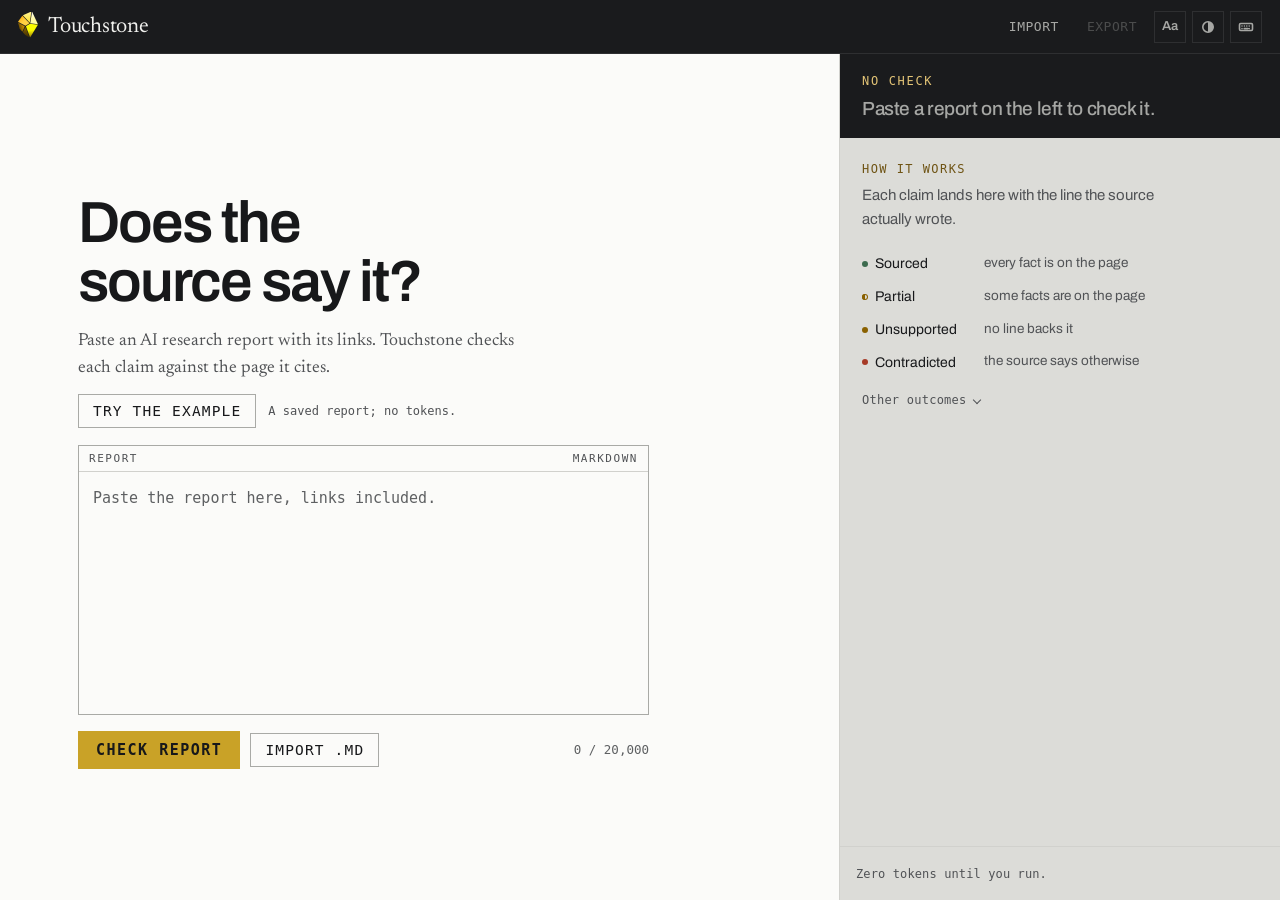
<file: static/index.html>
<!doctype html>
<html lang="en" data-theme="light">
<head>
<meta charset="utf-8">
<meta name="viewport" content="width=device-width, initial-scale=1">
<title>Touchstone</title>
<link rel="icon" type="image/svg+xml" href="static/favicon.svg">
<link rel="stylesheet" href="/static/style.css">
<script src="/static/app.js" defer></script>
</head>
<body>
<div class="app">
  <header class="topbar">
    <a class="wordmark" href="/"><img class="wordmark-logo" src="/static/logo.svg" alt="" width="20" height="26" loading="eager" decoding="async">Touchstone</a>
    <span class="docname" id="docname" hidden></span>
    <div class="top-actions">
      <button id="new" class="tbtn" type="button" hidden>New</button>
      <button id="import" class="tbtn" type="button">Import</button>
      <input id="file" type="file" accept=".md,.markdown,.txt,text/markdown,text/plain" hidden>
      <button id="export" class="tbtn" type="button" disabled>Export</button>
      <button id="textsize" class="icon aa" type="button" aria-label="Text size" aria-haspopup="true" aria-expanded="false" aria-controls="textmenu" title="Text size">Aa</button>
      <button id="theme" class="icon" type="button" aria-label="Switch to dark theme" title="Switch theme"><svg class="ic" viewBox="0 0 16 16" aria-hidden="true" focusable="false"><circle cx="8" cy="8" r="5.2"/><path d="M8 2.8a5.2 5.2 0 0 1 0 10.4Z" fill="currentColor" stroke="none"/></svg></button>
      <button id="help" class="icon" type="button" aria-label="Keyboard shortcuts" aria-haspopup="dialog" title="Keys"><svg class="ic" viewBox="0 0 16 16" aria-hidden="true" focusable="false"><rect x="1.5" y="4.5" width="13" height="7" rx="1.2"/><path d="M4 7h.01M6.4 7h.01M8.8 7h.01M11.2 7h.01M4 9.6h.01M11.2 9.6h.01M6.2 9.6h3.6"/></svg></button>
    </div>
    <div class="textmenu" id="textmenu" role="group" aria-label="Text size" hidden>
      <p class="tm-k">Text size</p>
      <div class="tm-row">
        <span class="tm-l" id="tm-reading">Reading</span>
        <div class="tm-opts" role="group" aria-labelledby="tm-reading">
          <button type="button" data-scope="read" data-size="default" aria-pressed="true">Normal</button>
          <button type="button" data-scope="read" data-size="lg" aria-pressed="false">Large</button>
          <button type="button" data-scope="read" data-size="xl" aria-pressed="false">Largest</button>
        </div>
      </div>
      <div class="tm-row">
        <span class="tm-l" id="tm-interface">Interface</span>
        <div class="tm-opts" role="group" aria-labelledby="tm-interface">
          <button type="button" data-scope="ui" data-size="default" aria-pressed="true">Normal</button>
          <button type="button" data-scope="ui" data-size="lg" aria-pressed="false">Large</button>
          <button type="button" data-scope="ui" data-size="xl" aria-pressed="false">Largest</button>
        </div>
      </div>
      <p class="tm-note">Changes save on this device.</p>
    </div>
  </header>

  <div class="body">
    <div class="docwrap hide-ok" id="docwrap">
      <button id="showreport" class="secondary reporttoggle" type="button" aria-expanded="false" aria-controls="docpane">Show report</button>
      <main class="docpane" id="docpane">
        <section class="front" id="front">
          <div class="front-inner">
            <h1>Does the source say it?</h1>
            <p class="lede">Paste an AI research report with its links. Touchstone checks each claim against the page it cites.</p>
            <div class="example-row">
              <button id="example" class="secondary" type="button">Try the example</button>
              <span class="example-note">A saved report; no tokens.</span>
            </div>
            <label class="sr-only" for="report">Report to check</label>
            <div class="sheet">
              <div class="sheet-head"><span>Report</span><span>Markdown</span></div>
              <textarea id="report" spellcheck="false" placeholder="Paste the report here, links included."></textarea>
            </div>
            <div class="front-row">
              <button id="check" class="primary" type="button">Check report</button>
              <button id="import2" class="secondary" type="button">Import .md</button>
              <span id="count" class="count"></span>
            </div>
            <p id="fronterr" class="fronterr" role="status"></p>
            <!--limits-->
            <!--provider-note-->
          </div>
        </section>
        <div class="docbar" id="docbar" hidden>
          <div class="mode-switch" id="mode-switch" role="group" aria-label="View mode">
            <button type="button" data-mode="edit" aria-pressed="false" title="Raw Markdown">Edit</button>
            <button type="button" data-mode="preview" aria-pressed="false" title="Rendered, read-only">Preview</button>
            <button type="button" data-mode="inline" aria-pressed="true" title="Rendered, click a block to edit">Inline</button>
          </div>
          <button id="modebtn" class="modebtn" type="button" aria-haspopup="menu" aria-expanded="false" aria-controls="modemenu">
            <span id="modebtn-label">Inline</span>
            <svg class="ic" viewBox="0 0 16 16" aria-hidden="true" focusable="false"><path d="m5 6 3 3 3-3"/></svg>
          </button>
          <div class="modemenu" id="modemenu" role="menu" aria-label="View mode" hidden>
            <button type="button" data-mode="edit" role="menuitemradio" aria-checked="false"><b>Edit</b><span>Raw Markdown</span></button>
            <button type="button" data-mode="preview" role="menuitemradio" aria-checked="false"><b>Preview</b><span>Read-only</span></button>
            <button type="button" data-mode="inline" role="menuitemradio" aria-checked="true"><b>Inline</b><span>Click a block to edit</span></button>
          </div>
          <span class="toolhint" id="toolhint" hidden>Click a block to edit</span>
          <div class="md-tools" id="md-tools" role="toolbar" aria-label="Markdown tools" hidden>
            <div class="heading-wrap">
              <button id="headingbtn" class="tool" type="button" aria-haspopup="menu" aria-expanded="false" aria-controls="headingmenu" aria-label="Heading" title="Heading"><span class="tool-glyph">H</span></button>
              <div class="heading-menu" id="headingmenu" role="menu" aria-label="Heading level" hidden>
                <button type="button" data-cmd="h1" role="menuitem">Heading 1</button>
                <button type="button" data-cmd="h2" role="menuitem">Heading 2</button>
                <button type="button" data-cmd="h3" role="menuitem">Heading 3</button>
              </div>
            </div>
            <span class="tool-sep" aria-hidden="true"></span>
            <div class="md-scroll" id="md-scroll">
            <button class="tool" type="button" data-cmd="bold" aria-label="Bold" title="Bold (Ctrl+B)" aria-keyshortcuts="Control+B Meta+B"><svg class="ic" viewBox="0 0 24 24" aria-hidden="true" focusable="false"><path d="M6 12h9a4 4 0 0 1 0 8H7a1 1 0 0 1-1-1V5a1 1 0 0 1 1-1h7a4 4 0 0 1 0 8"/></svg></button>
            <button class="tool" type="button" data-cmd="italic" aria-label="Italic" title="Italic (Ctrl+I)" aria-keyshortcuts="Control+I Meta+I"><svg class="ic" viewBox="0 0 24 24" aria-hidden="true" focusable="false"><line x1="19" x2="10" y1="4" y2="4"/><line x1="14" x2="5" y1="20" y2="20"/><line x1="15" x2="9" y1="4" y2="20"/></svg></button>
            <button class="tool" type="button" data-cmd="strike" aria-label="Strikethrough" title="Strikethrough"><svg class="ic" viewBox="0 0 24 24" aria-hidden="true" focusable="false"><path d="M16 4H9a3 3 0 0 0-2.83 4"/><path d="M14 12a4 4 0 0 1 0 8H6"/><line x1="4" x2="20" y1="12" y2="12"/></svg></button>
            <button class="tool" type="button" data-cmd="code" aria-label="Inline code" title="Inline code"><svg class="ic" viewBox="0 0 24 24" aria-hidden="true" focusable="false"><path d="m16 18 6-6-6-6"/><path d="m8 6-6 6 6 6"/></svg></button>
            <button class="tool" type="button" data-cmd="link" aria-label="Link" title="Link (Ctrl+K)" aria-keyshortcuts="Control+K Meta+K"><svg class="ic" viewBox="0 0 24 24" aria-hidden="true" focusable="false"><path d="M10 13a5 5 0 0 0 7.54.54l3-3a5 5 0 0 0-7.07-7.07l-1.72 1.71"/><path d="M14 11a5 5 0 0 0-7.54-.54l-3 3a5 5 0 0 0 7.07 7.07l1.71-1.71"/></svg></button>
            <span class="tool-sep" aria-hidden="true"></span>
            <button class="tool" type="button" data-cmd="ul" aria-label="Bullet list" title="Bullet list"><svg class="ic" viewBox="0 0 24 24" aria-hidden="true" focusable="false"><path d="M3 19h.01"/><path d="M8 5h13"/><path d="M8 12h13"/><path d="M8 19h13"/></svg></button>
            <button class="tool" type="button" data-cmd="ol" aria-label="Numbered list" title="Numbered list"><svg class="ic" viewBox="0 0 24 24" aria-hidden="true" focusable="false"><path d="M11 19h10"/><path d="M4 4h1v5"/><path d="M4 9h2"/><path d="M6.5 20H3.4c0-1 2.6-1.925 2.6-3.5a1.5 1.5 0 0 0-2.6-1.02"/><path d="M11 5h10"/><path d="M11 12h10"/></svg></button>
            <button class="tool" type="button" data-cmd="quote" aria-label="Blockquote" title="Blockquote"><svg class="ic" viewBox="0 0 24 24" aria-hidden="true" focusable="false"><path d="M16 3a2 2 0 0 0-2 2v6a2 2 0 0 0 2 2 1 1 0 0 1 1 1v1a2 2 0 0 1-2 2 1 1 0 0 0-1 1v2a1 1 0 0 0 1 1 6 6 0 0 0 6-6V5a2 2 0 0 0-2-2z"/><path d="M5 3a2 2 0 0 0-2 2v6a2 2 0 0 0 2 2 1 1 0 0 1 1 1v1a2 2 0 0 1-2 2 1 1 0 0 0-1 1v2a1 1 0 0 0 1 1 6 6 0 0 0 6-6V5a2 2 0 0 0-2-2z"/></svg></button>
            <span class="tool-sep" aria-hidden="true"></span>
            <button class="tool" type="button" data-cmd="math" aria-label="Formula" title="Inline formula"><svg class="ic" viewBox="0 0 24 24" aria-hidden="true" focusable="false"><path d="M18 7V5a1 1 0 0 0-1-1H6.5a.5.5 0 0 0-.4.8l4.5 6a2 2 0 0 1 0 2.4l-4.5 6a.5.5 0 0 0 .4.8H17a1 1 0 0 0 1-1v-2"/></svg></button>
            <button class="tool" type="button" data-cmd="mathblock" aria-label="Display formula" title="Display formula on its own line"><span class="tool-glyph">$$</span></button>
            <button class="tool" type="button" data-cmd="codeblock" aria-label="Code block" title="Code block"><svg class="ic" viewBox="0 0 24 24" aria-hidden="true" focusable="false"><rect x="3" y="3" width="18" height="18" rx="2"/><path d="m10 9-3 3 3 3"/><path d="m14 15 3-3-3-3"/></svg></button>
            </div>
          </div>
        </div>
        <article class="paper" id="paper" hidden></article>
        <section class="sourceview" id="sourceview" hidden>
          <label class="sr-only" for="source">Report Markdown source</label>
          <textarea id="source" spellcheck="false" placeholder="Write the report in Markdown."></textarea>
        </section>
      </main>

      <div class="minimap" id="minimap" aria-hidden="true" hidden>
        <div class="mm-body" id="mmbody"></div>
        <span class="mm-slider" id="mmslider" hidden></span>
      </div>
      <div class="ovr" id="ovr" role="group" aria-label="Document scrollbar and claim map" hidden>
        <div class="ovr-win" id="ovrwin" aria-hidden="true"></div>
      </div>
      <button id="totop" class="totop" type="button" aria-label="Back to top" title="Back to top" hidden><svg class="ic" viewBox="0 0 16 16" aria-hidden="true" focusable="false"><path d="M8 12.6V3.8"/><path d="m4.4 7.2 3.6-3.6 3.6 3.6"/></svg></button>
      <div class="pagerbar" id="pagerbar">
        <button id="prev" type="button" aria-label="Previous problem"><svg class="ic" viewBox="0 0 16 16" aria-hidden="true" focusable="false"><path d="M10.2 3.4 5.6 8l4.6 4.6"/></svg></button>
        <span class="pg-n" id="pgn">1 / 1</span>
        <button id="next" type="button" aria-label="Next problem"><svg class="ic" viewBox="0 0 16 16" aria-hidden="true" focusable="false"><path d="M5.8 3.4 10.4 8l-4.6 4.6"/></svg></button>
      </div>
    </div>

    <aside class="rail" id="rail" aria-label="Check results">
      <div class="grip" id="grip" role="separator" aria-orientation="horizontal"
        aria-label="Resize results panel" aria-valuemin="0" aria-valuemax="100"
        aria-valuenow="42" aria-valuetext="Results panel" tabindex="0"><span></span></div>
      <div class="stone" id="stone">
        <div class="stone-top">
          <span class="assay" id="assay">NO CHECK</span>
          <span class="stone-tools">
            <button id="rerun" class="stonelink" type="button" hidden>Re-run</button>
            <button id="cancel" class="stonelink" type="button" hidden>Cancel</button>
          </span>
        </div>
        <p class="verdict" id="verdict">Paste a report on the left to check it.</p>
        <div class="counts" id="counts" role="group" aria-label="Filter claims by result" hidden></div>
        <div class="runrow" id="runrow" hidden>
          <button id="run" class="runbtn" type="button">Run check</button>
          <span id="scope" class="scope"></span>
        </div>
        <div class="progress" id="progress" hidden><span id="bar"></span></div>
      </div>

      <div class="railbody" id="railbody">
        <div id="replay" class="replay" hidden aria-labelledby="replay-title">
          <div class="replay-head">
            <h2 class="replay-title" id="replay-title">Saved example</h2>
            <span class="replay-date" id="replay-date"></span>
          </div>
          <p id="replay-msg" class="replay-copy"></p>
          <div class="replay-actions">
            <button id="playback" class="primary replay-btn" type="button">Play it back</button>
            <button id="run-live" class="secondary replay-btn" type="button" title="Runs a live check and uses API tokens">Run it live</button>
          </div>
        </div>

        <div id="nolinks" class="nolinks" hidden>
          <p id="nolinks-msg" class="nolinks-msg"></p>
          <p>Use your AI tool's copy button, not download (downloads often drop the links).</p>
          <p>Then send it this prompt and paste the new answer here:</p>
          <div class="prompt-box">
            <p id="fix-prompt" class="prompt-text">Rewrite your answer so every factual claim is followed by the full URL of its source, in markdown link format.</p>
            <button id="copy-prompt" class="secondary" type="button">Copy</button>
          </div>
        </div>

        <div id="empty" class="emptystate">
          <p class="empty-k">How it works</p>
          <p>Each claim lands here with the line the source actually wrote.</p>
          <dl class="legend">
            <div><dt><span class="dot dot-green"></span>Sourced</dt><dd>every fact is on the page</dd></div>
            <div><dt><span class="dot dot-half"></span>Partial</dt><dd>some facts are on the page</dd></div>
            <div><dt><span class="dot dot-yellow"></span>Unsupported</dt><dd>no line backs it</dd></div>
            <div><dt><span class="dot dot-red"></span>Contradicted</dt><dd>the source says otherwise</dd></div>
          </dl>
          <details class="legend-more">
            <summary>Other outcomes</summary>
            <ul class="legend-edge">
              <li><span class="dot dot-yellow"></span><b>Couldn't confirm</b> a code check doubts the support</li>
              <li><span class="dot dot-brown"></span><b>No source given</b> the text cites nothing</li>
              <li><span class="dot dot-blue"></span><b>Unverified</b> no checkable passage on the page</li>
              <li><span class="dot dot-violet"></span><b>Opinion</b> advice, not a fact</li>
              <li><span class="dot dot-grey"></span><b>Source unreachable</b> the page couldn't be read</li>
              <li><span class="dot dot-grey"></span><b>Not checked</b> over the limits or out of time</li>
              <li><span class="dot dot-error"></span><b>Error</b> the check failed</li>
            </ul>
          </details>
          <div id="recent" class="recent" hidden>
            <p class="empty-k">Recent checks</p>
            <ul id="recentlist" class="recentlist"></ul>
          </div>
        </div>

        <div id="cards" class="cards"></div>
        <div id="skeletons" class="skeletons" aria-hidden="true" hidden></div>
        <div id="matched" class="matched" hidden></div>
        <div id="tray" class="tray" hidden></div>

        <details id="skipped" class="more" hidden>
          <summary></summary>
          <ul></ul>
        </details>
        <details id="uncited" class="more" hidden>
          <summary></summary>
          <ul></ul>
        </details>
      </div>

      <div class="railfoot" id="railfoot">
        <span id="provenance">Zero tokens until you run.</span>
        <button id="showmatched" class="linkish" type="button" aria-pressed="false" hidden>Show sourced</button>
      </div>
    </aside>
  </div>
</div>

<dialog id="evidence" class="evdlg" aria-labelledby="ev-title">
  <form method="dialog"><button class="dlgx" type="submit" aria-label="Close evidence"><svg class="ic" viewBox="0 0 16 16" aria-hidden="true" focusable="false"><path d="m4.6 4.6 6.8 6.8M11.4 4.6l-6.8 6.8"/></svg></button></form>
  <div class="ev-head">
    <h2 class="ev-title" id="ev-title">Claim</h2>
    <span class="ev-state" id="ev-state">Evidence</span>
  </div>
  <p class="ev-claim" id="ev-claim"></p>
  <div class="ev-facts" id="ev-facts"></div>
  <div class="ev-links" id="ev-links"></div>
  <div class="ev-foot">
    <button id="ev-show" class="secondary" type="button">Show in document</button>
    <span class="ev-note">Quotes are the passages the checker read.</span>
  </div>
</dialog>

<dialog id="shortcuts" class="dlg">
  <form method="dialog"><button class="dlgx" type="submit" aria-label="Close"><svg class="ic" viewBox="0 0 16 16" aria-hidden="true" focusable="false"><path d="m4.6 4.6 6.8 6.8M11.4 4.6l-6.8 6.8"/></svg></button></form>
  <h2>Keyboard shortcuts</h2>
  <dl>
    <div><dt>Click</dt><dd>Edit a block in Inline view</dd></div>
    <div><dt>E</dt><dd>Edit the visible block in Inline view</dd></div>
    <div><dt>Esc</dt><dd>Finish inline editing</dd></div>
    <div><dt>Ctrl / ⌘ B</dt><dd>Bold</dd></div>
    <div><dt>Ctrl / ⌘ I</dt><dd>Italic</dd></div>
    <div><dt>Ctrl / ⌘ K</dt><dd>Link</dd></div>
    <div><dt>Ctrl / ⌘ O</dt><dd>Import a report</dd></div>
    <div><dt>Ctrl / ⌘ Enter</dt><dd>Run the check</dd></div>
    <div><dt>J / K</dt><dd>Next / previous card</dd></div>
    <div><dt>[ / ]</dt><dd>Previous / next problem</dd></div>
    <div><dt>G</dt><dd>Back to top</dd></div>
    <div><dt>?</dt><dd>This list</dd></div>
  </dl>
  <p class="dlg-note">Edit shows raw Markdown. Preview is read-only. Inline renders the report and lets you click any block to edit it. In Edit or Inline, use the format bar above the page.</p>
</dialog>

<div id="drop" class="drop" hidden><span>Drop a .md or .txt report</span></div>
<p id="live" class="sr-only" aria-live="polite"></p>
</body>
</html>
</file>
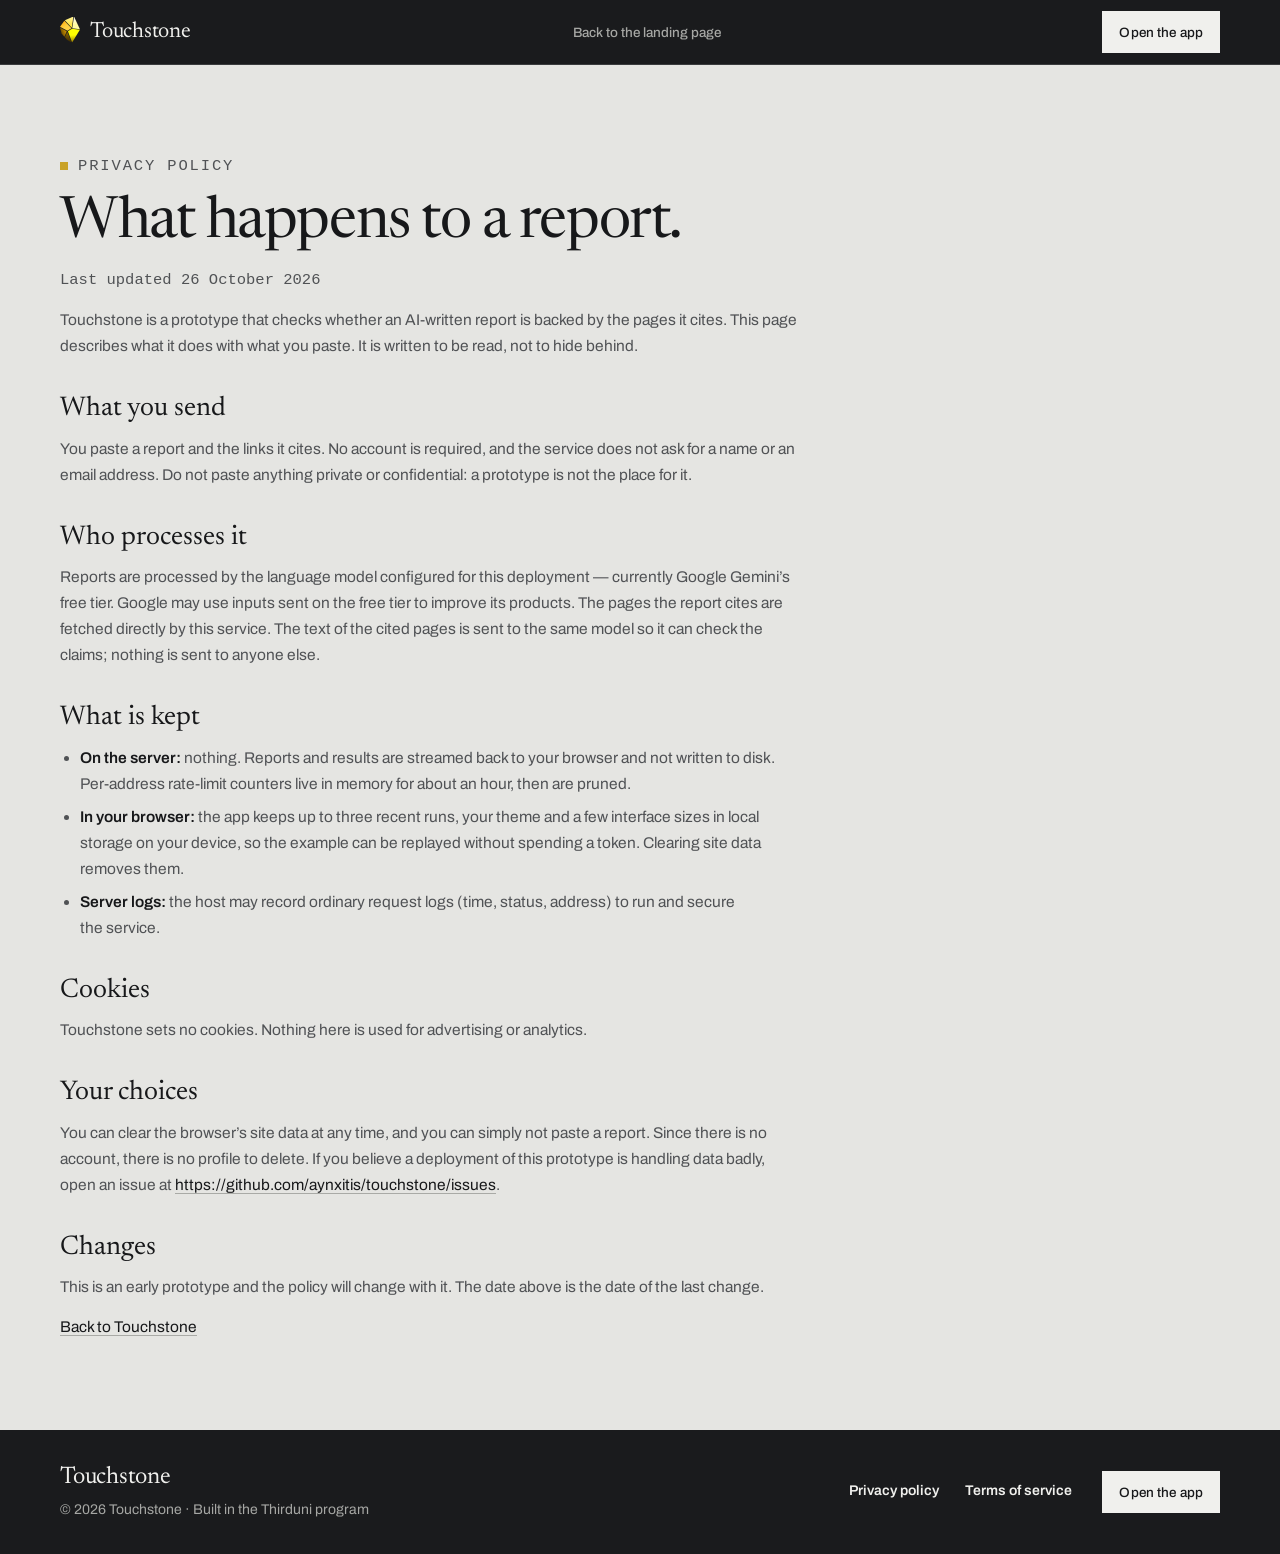
<file: landing/privacy.html>
<!doctype html>
<html lang="en">
<head>
<meta charset="utf-8">
<meta name="viewport" content="width=device-width, initial-scale=1">
<title>Privacy policy — Touchstone</title>
<meta name="description" content="What Touchstone does with a report, what stays in your browser, and what the language model provider sees.">
<meta name="color-scheme" content="light">
<link rel="icon" href="favicon.svg" type="image/svg+xml">
<link rel="preload" href="fonts/newsreader-latin-2.woff2" as="font" type="font/woff2" crossorigin>
<link rel="preload" href="fonts/archivo-latin-1.woff2" as="font" type="font/woff2" crossorigin>
<link rel="stylesheet" href="tokens.css">
<link rel="stylesheet" href="landing.css">
</head>
<body>
<a class="skip" href="#main">Skip to the content</a>

<header class="bar">
  <div class="wrap bar-in">
    <a class="brand" href="./">
      <img class="brand-logo" src="logo.svg" alt="" width="20" height="26" loading="eager" decoding="async">
      <span class="brand-name">Touchstone</span>
    </a>
    <nav class="nav" aria-label="Back">
      <a href="./">Back to the landing page</a>
    </nav>
    <a class="btn btn-sm btn-light" href="/app">Open the app</a>
  </div>
</header>

<main id="main" class="legal">
  <div class="wrap">
    <div class="legal-in">
      <p class="eyebrow"><span class="mark" aria-hidden="true"></span>Privacy policy</p>
      <h1>What happens to a report.</h1>
      <p class="legal-meta">Last updated 26 October 2026</p>

      <p>Touchstone is a prototype that checks whether an AI-written report is backed by the
        pages it cites. This page describes what it does with what you paste. It is written to
        be read, not to hide behind.</p>

      <h2>What you send</h2>
      <p>You paste a report and the links it cites. No account is required, and the service
        does not ask for a name or an email address. Do not paste anything private or
        confidential: a prototype is not the place for it.</p>

      <h2>Who processes it</h2>
      <p>Reports are processed by the language model configured for this deployment — currently
        Google Gemini’s free tier. Google may use inputs sent on the free tier to improve its
        products. The pages the report cites are fetched directly by this service. The text of
        the cited pages is sent to the same model so it can check the claims; nothing is sent to
        anyone else.</p>

      <h2>What is kept</h2>
      <ul>
        <li><strong>On the server:</strong> nothing. Reports and results are streamed back to
          your browser and not written to disk. Per-address rate-limit counters live in memory
          for about an hour, then are pruned.</li>
        <li><strong>In your browser:</strong> the app keeps up to three recent runs, your theme
          and a few interface sizes in local storage on your device, so the example can be
          replayed without spending a token. Clearing site data removes them.</li>
        <li><strong>Server logs:</strong> the host may record ordinary request logs (time,
          status, address) to run and secure the service.</li>
      </ul>

      <h2>Cookies</h2>
      <p>Touchstone sets no cookies. Nothing here is used for advertising or analytics.</p>

      <h2>Your choices</h2>
      <p>You can clear the browser’s site data at any time, and you can simply not paste a
        report. Since there is no account, there is no profile to delete. If you believe a
        deployment of this prototype is handling data badly, open an issue at
        <a href="https://github.com/aynxitis/touchstone/issues">https://github.com/aynxitis/touchstone/issues</a>.</p>

      <h2>Changes</h2>
      <p>This is an early prototype and the policy will change with it. The date above is the
        date of the last change.</p>

      <p><a href="./">Back to Touchstone</a></p>
    </div>
  </div>
</main>

<footer class="foot">
  <div class="wrap foot-in">
    <div class="foot-id">
      <a class="foot-brand" href="./">Touchstone</a>
      <p class="foot-copy">© 2026 Touchstone <span aria-hidden="true">·</span> Built in the Thirduni program</p>
    </div>
    <nav class="foot-nav" aria-label="Footer">
      <a href="privacy.html" aria-current="page">Privacy policy</a>
      <a href="terms.html">Terms of service</a>
      <a class="btn btn-sm btn-light foot-cta" href="/app">Open the app</a>
    </nav>
  </div>
</footer>
</body>
</html>
</file>
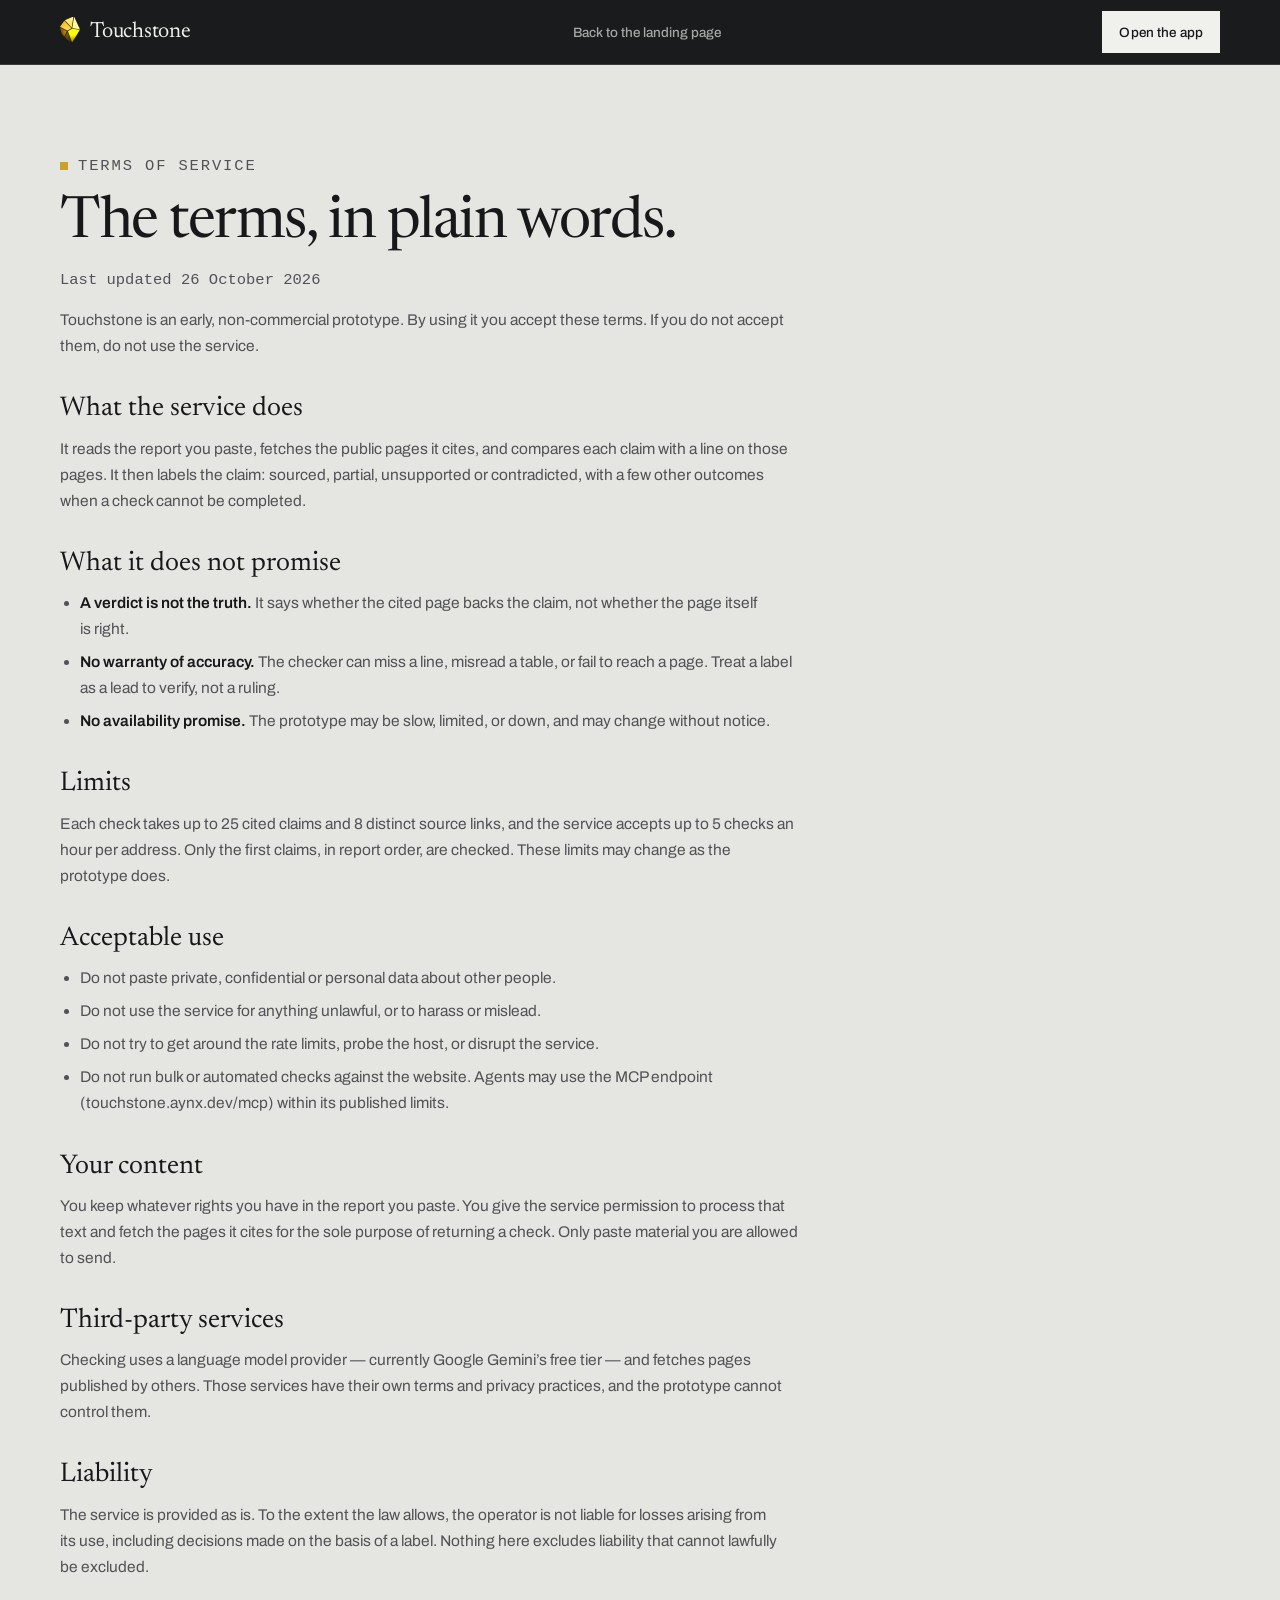
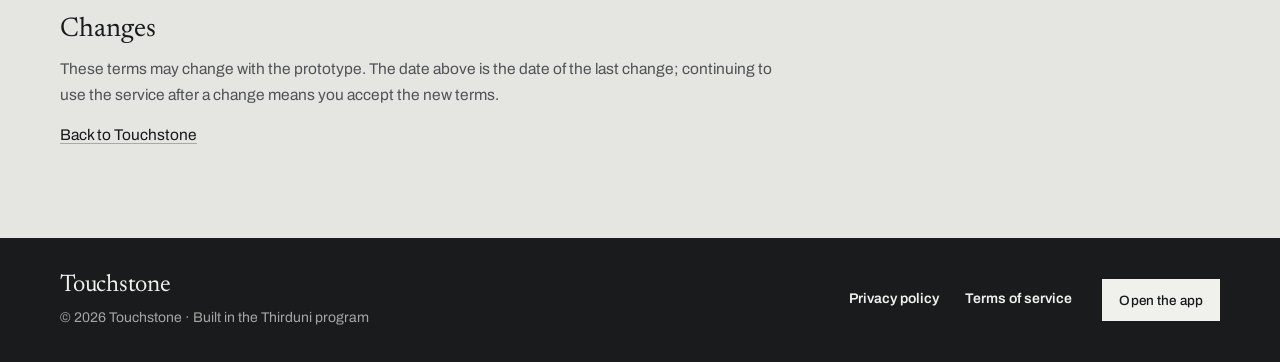
<file: landing/terms.html>
<!doctype html>
<html lang="en">
<head>
<meta charset="utf-8">
<meta name="viewport" content="width=device-width, initial-scale=1">
<title>Terms of service — Touchstone</title>
<meta name="description" content="The terms for using the Touchstone prototype: what it promises, what it does not, and how to use it.">
<meta name="color-scheme" content="light">
<link rel="icon" href="favicon.svg" type="image/svg+xml">
<link rel="preload" href="fonts/newsreader-latin-2.woff2" as="font" type="font/woff2" crossorigin>
<link rel="preload" href="fonts/archivo-latin-1.woff2" as="font" type="font/woff2" crossorigin>
<link rel="stylesheet" href="tokens.css">
<link rel="stylesheet" href="landing.css">
</head>
<body>
<a class="skip" href="#main">Skip to the content</a>

<header class="bar">
  <div class="wrap bar-in">
    <a class="brand" href="./">
      <img class="brand-logo" src="logo.svg" alt="" width="20" height="26" loading="eager" decoding="async">
      <span class="brand-name">Touchstone</span>
    </a>
    <nav class="nav" aria-label="Back">
      <a href="./">Back to the landing page</a>
    </nav>
    <a class="btn btn-sm btn-light" href="/app">Open the app</a>
  </div>
</header>

<main id="main" class="legal">
  <div class="wrap">
    <div class="legal-in">
      <p class="eyebrow"><span class="mark" aria-hidden="true"></span>Terms of service</p>
      <h1>The terms, in plain words.</h1>
      <p class="legal-meta">Last updated 26 October 2026</p>

      <p>Touchstone is an early, non-commercial prototype. By using it you accept these terms.
        If you do not accept them, do not use the service.</p>

      <h2>What the service does</h2>
      <p>It reads the report you paste, fetches the public pages it cites, and compares each
        claim with a line on those pages. It then labels the claim: sourced, partial,
        unsupported or contradicted, with a few other outcomes when a check cannot be
        completed.</p>

      <h2>What it does not promise</h2>
      <ul>
        <li><strong>A verdict is not the truth.</strong> It says whether the cited page backs
          the claim, not whether the page itself is right.</li>
        <li><strong>No warranty of accuracy.</strong> The checker can miss a line, misread a
          table, or fail to reach a page. Treat a label as a lead to verify, not a ruling.</li>
        <li><strong>No availability promise.</strong> The prototype may be slow, limited, or
          down, and may change without notice.</li>
      </ul>

      <h2>Limits</h2>
      <p>Each check takes up to 25 cited claims and 8 distinct source links, and the service
        accepts up to 5 checks an hour per address. Only the first claims, in report order, are
        checked. These limits may change as the prototype does.</p>

      <h2>Acceptable use</h2>
      <ul>
        <li>Do not paste private, confidential or personal data about other people.</li>
        <li>Do not use the service for anything unlawful, or to harass or mislead.</li>
        <li>Do not try to get around the rate limits, probe the host, or disrupt the service.</li>
        <li>Do not run bulk or automated checks against the website. Agents may use the MCP endpoint (touchstone.aynx.dev/mcp) within its published limits.</li>
      </ul>

      <h2>Your content</h2>
      <p>You keep whatever rights you have in the report you paste. You give the service
        permission to process that text and fetch the pages it cites for the sole purpose of
        returning a check. Only paste material you are allowed to send.</p>

      <h2>Third-party services</h2>
      <p>Checking uses a language model provider — currently Google Gemini’s free tier — and
        fetches pages published by others. Those services have their own terms and privacy
        practices, and the prototype cannot control them.</p>

      <h2>Liability</h2>
      <p>The service is provided as is. To the extent the law allows, the operator is not liable
        for losses arising from its use, including decisions made on the basis of a label.
        Nothing here excludes liability that cannot lawfully be excluded.</p>

      <h2>Changes</h2>
      <p>These terms may change with the prototype. The date above is the date of the last
        change; continuing to use the service after a change means you accept the new terms.</p>

      <p><a href="./">Back to Touchstone</a></p>
    </div>
  </div>
</main>

<footer class="foot">
  <div class="wrap foot-in">
    <div class="foot-id">
      <a class="foot-brand" href="./">Touchstone</a>
      <p class="foot-copy">© 2026 Touchstone <span aria-hidden="true">·</span> Built in the Thirduni program</p>
    </div>
    <nav class="foot-nav" aria-label="Footer">
      <a href="privacy.html">Privacy policy</a>
      <a href="terms.html" aria-current="page">Terms of service</a>
      <a class="btn btn-sm btn-light foot-cta" href="/app">Open the app</a>
    </nav>
  </div>
</footer>
</body>
</html>
</file>
<file: static/style.css>
/* Touchstone — graphite and gold. A dim-grey desk, a paper sheet, a graphite
   verdict panel, one gold accent, vermilion for what fails. */
@font-face{font-family:"Archivo";src:url("fonts/archivo-latin-1.woff2") format("woff2");
  font-weight:400 700;font-style:normal;font-display:swap}
@font-face{font-family:"Newsreader";src:url("fonts/newsreader-latin-2.woff2") format("woff2");
  font-weight:400 600;font-style:normal;font-display:swap}
:root{
  --page:#e5e5e2; --page-2:#dcdcd8; --paper:#fbfbf9;
  --ink:#17181a; --muted:#505255; --faint:#5e6062;
  --rule:#d1d1cd; --rule-strong:#a9aaa6; --soft:#ededea; --edit-bg:#e9e9e5;
  --edit-shadow:0 1px 2px rgba(23,24,26,.06);
  --stone:#1a1b1d; --on-stone:#f0f0ed; --on-stone-muted:#a6a7a4;
  --brass:#6f5414; --on-brass:#fbfbf9; --accent-on:#e3c476;
  --gold:#c9a227; --gold-hover:#b08a1c; --gold-ink:#17181a;
  --topbar:#1a1b1d; --topbar-fg:#f0f0ed; --topbar-muted:#a6a7a4;
  --topbar-line:#3a3b3d; --topbar-rule:#2e2f31;
  --ok:#3c6b4e; --warn:#8a6100; --fail:#a63a26; --info:#5b5d5f; --grey:#636568;
  --ok-on:#8fb39b; --warn-on:#d9a44b; --fail-on:#e09a86; --info-on:#a9abac;
  --ok-bg:#e6efe8; --warn-bg:#f4ecd7; --fail-bg:#f6e4df; --info-bg:#ececea; --grey-bg:#ededeb;
  /* Edge outcomes. The states that are not a verdict on the claim each keep a
     muted hue of their own, so the key and the card badges stay tellable apart;
     none of them is a signal triple colour (green / amber / vermillion). Red means
     only Contradicted: a check that failed (Error) is grey, a hollow grey ring. */
  --brown:#6d5741; --blue:#33607f; --violet:#6c5891;
  --brown-on:#d5c1a4; --blue-on:#9dc0d8; --violet-on:#c3b6de;
  --brown-bg:#f1e9dd; --blue-bg:#e3ecf2; --violet-bg:#ece6f2;
  --sb-thumb:rgba(23,24,26,.48); --sb-thumb-hover:rgba(23,24,26,.66);
  --sel:rgba(201,162,39,.24);
  --sans:"Archivo",system-ui,-apple-system,"Segoe UI",sans-serif;
  --serif:"Newsreader","Iowan Old Style","Palatino Linotype",Georgia,serif;
  --mono:ui-monospace,"SF Mono","Cascadia Mono",Menlo,Consolas,monospace;
  --bar:54px; --ruler:16px; --mm-w:120px;
  --read:1; --ui:1;
  color-scheme:light;
}
html[data-read="lg"]{--read:1.1}
html[data-read="xl"]{--read:1.2}
html[data-ui="lg"]{--ui:1.06}
html[data-ui="xl"]{--ui:1.12}
html[data-theme="dark"]{
  --page:#111214; --page-2:#18191b; --paper:#1d1e20;
  --ink:#ececea; --muted:#a2a3a1; --faint:#8b8c8a;
  --rule:#2c2d2f; --rule-strong:#45464a; --soft:#242528; --edit-bg:#2a2b2f;
  --edit-shadow:0 1px 2px rgba(0,0,0,.28);
  --stone:#0c0d0e; --on-stone:#f0f0ed; --on-stone-muted:#a3a4a1;
  --brass:#d9b45f; --on-brass:#121314; --accent-on:#e7c97d;
  --gold:#d9b45f; --gold-hover:#e6c578; --gold-ink:#161718;
  --topbar:#0d0e0f; --topbar-fg:#f0f0ed; --topbar-muted:#a3a4a1;
  --topbar-line:#333436; --topbar-rule:#242527;
  --ok:#86c39a; --warn:#dda23f; --fail:#d4796a; --info:#a3a5a7; --grey:#9a9c9e;
  --ok-on:#86c39a; --warn-on:#dda23f; --fail-on:#e09a86; --info-on:#a3a5a7;
  --ok-bg:#16211b; --warn-bg:#251f12; --fail-bg:#2a1b17; --info-bg:#1f2022; --grey-bg:#1f2022;
  --brown:#c0a583; --blue:#86b0cf; --violet:#b1a0d0;
  --brown-on:#c0a583; --blue-on:#86b0cf; --violet-on:#b1a0d0;
  --brown-bg:#241f18; --blue-bg:#17242c; --violet-bg:#221e29;
  --sb-thumb:rgba(236,236,234,.36); --sb-thumb-hover:rgba(236,236,234,.56);
  --sel:rgba(217,180,95,.26);
  color-scheme:dark;
}

*{box-sizing:border-box}
html,body{height:100%}
body{margin:0;overflow:hidden;background:var(--page-2);color:var(--ink);
  font:15.5px/1.5 var(--sans);-webkit-font-smoothing:antialiased}
button{font:inherit;color:inherit}
[hidden]{display:none !important}
a{color:var(--ink);text-decoration:underline;text-decoration-color:var(--brass);
  text-decoration-thickness:1px;text-underline-offset:2px}
a:hover{text-decoration-color:var(--ink)}
.sr-only{position:absolute;width:1px;height:1px;padding:0;margin:-1px;overflow:hidden;
  clip:rect(0,0,0,0);white-space:nowrap;border:0}
:focus-visible{outline:2px solid var(--brass);outline-offset:2px}
::selection{background:var(--sel);color:var(--ink)}
textarea,input{caret-color:var(--brass)}

/* ---------------- top bar ---------------- */
.app{height:100vh;display:grid;grid-template-columns:minmax(0,1fr);grid-template-rows:48px minmax(0,1fr)}
.topbar{position:relative;z-index:20;display:flex;align-items:center;gap:14px;padding:0 16px;
  background:var(--topbar);border-bottom:1px solid var(--topbar-rule)}
/* the wordmark is the landing navbar's: Newsreader 22px/400, not the app sans —
   one brand face on both surfaces (the topbar row is 48px, the 26px gem fits) */
.wordmark{display:inline-flex;align-items:center;gap:10px;font:400 22px/1 var(--serif);
  letter-spacing:-.01em;color:var(--topbar-fg);
  text-decoration:none;flex:none}
.wordmark-logo{display:block;height:26px;width:auto;flex:none;
  transform:translateY(-2.5px)}
.docname{font:12.5px var(--mono);letter-spacing:.02em;color:var(--topbar-muted);
  white-space:nowrap;overflow:hidden;text-overflow:ellipsis;min-width:0}
.top-actions{margin-left:auto;display:flex;align-items:center;gap:6px;flex:none}
.tbtn{background:none;border:1px solid transparent;padding:5px 9px;cursor:pointer;
  min-height:24px;font:12.5px var(--mono);letter-spacing:.04em;color:var(--muted);text-transform:uppercase}
.tbtn:hover:not(:disabled){border-color:var(--rule-strong);color:var(--ink)}
.tbtn:disabled{opacity:.35;cursor:default}
.topbar .tbtn{color:var(--topbar-muted)}
.topbar .tbtn:hover:not(:disabled){border-color:var(--topbar-line);color:var(--topbar-fg)}
.icon{display:inline-grid;place-items:center;background:none;border:1px solid var(--rule);width:28px;height:28px;padding:0;
  cursor:pointer;font:14.5px var(--mono);line-height:1;color:var(--muted)}
.icon:hover{color:var(--ink);border-color:var(--rule-strong)}
.topbar .icon{color:var(--topbar-muted);border-color:var(--topbar-rule)}
.topbar .icon:hover{color:var(--topbar-fg);border-color:var(--topbar-line)}
.topbar :focus-visible{outline-color:var(--gold)}
.ic{display:block;width:16px;height:16px;fill:none;stroke:currentColor;stroke-width:1.6;
  stroke-linecap:round;stroke-linejoin:round}
#theme .ic{transition:transform .18s ease}
#theme[data-mode="dark"] .ic{transform:rotate(180deg)}
@media (prefers-reduced-motion:reduce){#theme .ic{transition:none}}

/* ---------------- frame ---------------- */
.body{display:grid;grid-template-columns:minmax(0,1fr) 400px;min-height:0}
.docwrap{position:relative;display:grid;grid-template-rows:minmax(0,1fr);
  min-width:0;min-height:0;background:var(--paper);border-right:1px solid var(--rule)}
.docwrap.has-doc{grid-template-rows:minmax(0,1fr) var(--bar)}
.docpane{min-height:0;overflow:auto;padding:44px 70px 64px 48px;
  scrollbar-width:none;-ms-overflow-style:none}
.docpane::-webkit-scrollbar{display:none}
.paper{max-width:720px;margin:0 auto;padding-left:46px;position:relative}
.paper[hidden]{display:none}

/* ---------------- front door ---------------- */
.front{min-height:100%;display:flex;justify-content:center;padding:56px 24px 48px}
.front[hidden]{display:none}
.front-inner{width:100%;max-width:680px}
.front h1{font:600 58px/1.03 var(--sans);letter-spacing:-.035em;color:var(--ink);
  margin:0 0 18px;max-width:15ch;text-wrap:balance}
.lede{margin:0 0 26px;color:var(--muted);font:400 17.5px/1.55 var(--serif);max-width:46ch}
textarea{width:100%;min-height:250px;resize:vertical;padding:14px 16px;
  font:14px/1.6 var(--mono);color:var(--ink);background:var(--paper);
  border:1px solid var(--rule-strong);border-radius:0}
.sheet{margin:0 0 2px;border:1px solid var(--rule-strong);background:var(--paper)}
.sheet:focus-within{border-color:var(--ink);box-shadow:0 0 0 1px var(--ink)}
.sheet-head{display:flex;align-items:center;justify-content:space-between;
  padding:6px 10px;border-bottom:1px solid var(--rule);
  font:11px var(--mono);letter-spacing:.14em;text-transform:uppercase;color:var(--muted)}
.sheet textarea{display:block;min-height:220px;padding:14px;border:0;background:none;
  border-radius:0;resize:none}
textarea::placeholder{color:var(--faint)}
textarea:focus{outline:none;border-color:var(--ink)}
.front-row{display:flex;flex-wrap:wrap;align-items:center;gap:8px;margin-top:12px}
.primary,.secondary,.runbtn,.cardlink,.linkish{cursor:pointer}
.primary{background:var(--gold);color:var(--gold-ink);border:1px solid var(--gold);
  padding:11px 18px;font:600 12px var(--mono);letter-spacing:.1em;text-transform:uppercase}
.primary:hover{background:var(--gold-hover);border-color:var(--gold-hover)}
.secondary{background:none;color:var(--ink);border:1px solid var(--rule-strong);
  padding:10px 15px;font:500 12px var(--mono);letter-spacing:.08em;text-transform:uppercase}
.secondary:hover{background:var(--soft);border-color:var(--ink)}
.count{margin-left:auto;font:12.5px var(--mono);color:var(--faint)}
.count.over{color:var(--fail)}
.fronterr{margin:10px 0 0;font:13px var(--mono);color:var(--fail);min-height:1.4em}
.fronterr:empty{display:none}
.meta{margin:14px 0 0;font:12.5px/1.5 var(--mono);color:var(--faint)}
.notice{margin:10px 0 0;padding:9px 12px;border:1px solid var(--rule);
  background:var(--page);font-size:13.5px;color:var(--muted)}

/* ---------------- document type ---------------- */
.paper h1{font:600 34px/1.12 var(--sans);letter-spacing:-.03em;color:var(--ink);
  margin:0 0 22px;padding-top:2px}
.paper h2{font:600 21px/1.3 var(--sans);letter-spacing:-.015em;color:var(--ink);
  margin:40px 0 14px;padding-top:16px;border-top:1px solid var(--rule)}
.paper h3,.paper h4,.paper h5,.paper h6{font:600 16px/1.35 var(--sans);color:var(--ink);margin:24px 0 8px}
.paper p{font:18px/1.68 var(--serif);color:var(--ink);margin:0 0 15px}
.paper p,.paper li,.lede,.meta{text-wrap:pretty}
.paper li{font:17.5px/1.62 var(--serif);color:var(--ink);margin:0 0 8px}
.paper ul,.paper ol{padding-left:22px;margin:0 0 16px}
.paper strong{font-weight:700}
.paper code{font:13.5px var(--mono);background:var(--soft);padding:1px 4px}
.paper pre{background:var(--soft);padding:12px 14px;overflow:auto;margin:0 0 16px}
.paper pre code{background:none;padding:0}
.paper hr{border:0;border-top:1px solid var(--rule);margin:26px 0}
.paper blockquote{margin:0 0 16px;padding-left:14px;border-left:2px solid var(--rule-strong);
  color:var(--muted);font:17.5px/1.6 var(--serif)}
.paper table{width:100%;border-collapse:collapse;margin:0 0 18px;font:15px/1.45 var(--sans)}
.paper th{font:11.5px var(--mono);letter-spacing:.06em;text-transform:uppercase;
  color:var(--muted);text-align:left;padding:7px 10px;border-bottom:1px solid var(--rule-strong)}
.paper td{padding:8px 10px;border-bottom:1px solid var(--rule);vertical-align:top}
.paper td.n,.paper th.n{text-align:right;font-variant-numeric:tabular-nums}
.paper tbody tr:last-child td{border-bottom:1px solid var(--rule-strong)}
.paper .ta-r{text-align:right}
.paper .ta-c{text-align:center}

/* ---------------- marks ---------------- */
.gmarks{position:absolute;left:-46px;top:3px;display:flex;flex-direction:column;
  gap:3px;align-items:flex-start;width:18px}
.paper td .gmarks{left:-46px;top:6px}
.gmark{border:0;padding:0;background:none;cursor:pointer;display:block;position:relative;
  width:18px;height:18px}
.gmark::before{content:"";position:absolute;inset:-3px}
/* One dot per claim, the same shape the legend uses. A filled dot is a
   claim that failed, a hollow dot is unsupported, the small grey ones are
   sourced or informational. */
.gmark::after{content:"";position:absolute;left:5px;top:50%;width:8px;height:8px;
  border-radius:50%;transform:translateY(-50%);background:var(--fail)}
.gmark.unsup::after{background:transparent;border:2px solid var(--warn)}
.gmark.ok::after{left:6px;width:6px;height:6px;background:var(--ok);opacity:.45}
.gmark.info::after{left:6px;width:6px;height:6px;background:var(--info);opacity:.55}
.gmark:hover::after,.gmark:focus-visible::after{
  transform:translateY(-50%) scale(1.3);opacity:1}
.paper p,.paper li,.paper tbody td{position:relative}
.paper .is-sel{background:var(--soft)}
.paper p.is-sel,.paper li.is-sel{box-shadow:-4px 0 0 var(--soft)}
.paper tr.is-sel td{background:var(--soft)}
.hide-ok .gmark.ok,.hide-ok .ovr-mark.m-ok{display:none}

/* ---------------- scrollbar: a real slider with claim ticks ---------------- */
.ovr{position:absolute;top:0;right:0;bottom:var(--bar);width:var(--ruler);z-index:7;
  cursor:default;touch-action:none;background:transparent}
.ovr[hidden]{display:none}
.docwrap:not(.has-doc) .ovr{bottom:0}
/* A track, so the control reads as a scrollbar and not a column of marks. */
.ovr::before{content:"";position:absolute;left:50%;top:6px;bottom:6px;width:2px;
  transform:translateX(-50%);border-radius:1px;background:var(--rule)}
/* The slider: a graphite pill in the track, never hidden — when the document
   fits it fills the track in an idle state instead of disappearing. */
.ovr-win{position:absolute;right:1px;width:10px;min-height:40px;z-index:2;
  pointer-events:auto;cursor:grab;border:0;border-radius:5px;
  background:var(--sb-thumb)}
.ovr:hover .ovr-win{background:var(--sb-thumb-hover)}
.ovr-win:active{cursor:grabbing;background:var(--gold)}
.ovr-win.is-idle{opacity:.7;cursor:default}
/* A grip line in the pill, so a full-length thumb still reads as a handle. */
.ovr-win::after{content:"";position:absolute;left:50%;top:50%;width:4px;height:1px;
  transform:translate(-50%,-50%);border-radius:1px;background:var(--paper);opacity:.75}
.ovr-win:active::after{background:var(--gold-ink);opacity:.7}
/* Claim ticks sit on the left edge, clear of the slider. */
.ovr-mark{position:absolute;left:1px;width:3px;height:8px;padding:3px 0;border:0;
  background:none;cursor:pointer;z-index:3}
.ovr-mark::before{content:"";display:block;height:2px;border-radius:1px;
  background:var(--faint);opacity:.45}
.ovr-mark.m-bad::before{height:3px;background:var(--fail);opacity:1}
.ovr-mark.m-unsup::before{height:3px;background:var(--warn);opacity:1}
.ovr-mark.m-ok::before{height:2px;background:var(--ok);opacity:.6}
.ovr-mark.m-info::before{height:2px;background:var(--info);opacity:.55}
.ovr-mark:hover::before,.ovr-mark:focus-visible::before{opacity:1}
.ovr-mark::after{content:"";position:absolute;left:-1px;width:7px;top:-5px;bottom:-5px}

/* ---------------- minimap: a skeleton of the page, like a code editor's ---------------- */
.minimap{position:absolute;top:0;right:var(--ruler);bottom:var(--bar);width:var(--mm-w);
  overflow:hidden;z-index:6;cursor:default;touch-action:none;
  --mm-ink:rgba(23,24,26,.30)}
html[data-theme="dark"] .minimap{--mm-ink:rgba(236,236,234,.28)}
.docwrap:not(.has-doc) .minimap{bottom:0}
.minimap[hidden]{display:none}
.mm-body{position:absolute;top:0;left:0;right:0}
.mm-line{position:absolute;display:block;background:var(--mm-ink);border-radius:0;pointer-events:none}
.mm-line.is-bad{background:var(--fail)}
.mm-line.is-unsup{background:var(--warn)}
.mm-slider{position:absolute;left:0;right:0;top:0;height:0;border-radius:3px;
  background:rgba(23,24,26,.10);border:0;cursor:grab;
  transition:background .12s ease}
.mm-slider[hidden]{display:none}
.minimap:hover .mm-slider{background:rgba(23,24,26,.16)}
html[data-theme="dark"] .mm-slider{background:rgba(236,236,234,.12)}
html[data-theme="dark"] .minimap:hover .mm-slider{background:rgba(236,236,234,.18)}

/* ---------------- floating controls ---------------- */
.totop{position:absolute;right:34px;top:auto;bottom:calc((var(--bar) - 30px) / 2);z-index:5;
  width:30px;height:30px;padding:0;display:grid;place-items:center;
  background:var(--paper);border:1px solid var(--rule-strong);color:var(--ink);
  cursor:pointer;font:14.5px var(--mono);line-height:1;box-shadow:0 2px 8px rgba(23,24,26,.08)}
.totop .ic{width:14px;height:14px}
.totop:hover{border-color:var(--ink)}
.totop[hidden]{display:none}

.pagerbar{grid-row:2;display:flex;align-items:center;justify-content:center;
  height:var(--bar);padding:8px 12px;background:var(--paper);border-top:1px solid var(--rule);
  visibility:hidden}
.docwrap:not(.has-doc) .pagerbar{display:none}
.pagerbar.show{visibility:visible}
.pagerbar button{width:30px;height:30px;border:0;background:none;cursor:pointer;
  display:inline-grid;place-items:center;
  font:15.5px var(--mono);line-height:1;color:var(--ink)}
.pagerbar button:hover:not(:disabled){background:var(--soft)}
.pagerbar button:disabled{color:var(--faint);cursor:default;background:none}
.pg-n{font:11px var(--mono);letter-spacing:.1em;color:var(--muted);
  min-width:46px;text-align:center;border-left:1px solid var(--rule);border-right:1px solid var(--rule);
  padding:0 8px;line-height:30px}

/* ---------------- rail ---------------- */
.rail{display:flex;flex-direction:column;min-height:0;background:var(--page-2)}
.grip{display:none}
.stone{flex:none;background:var(--stone);color:var(--on-stone);padding:18px 20px 15px}
.stone-top{display:flex;align-items:center;justify-content:space-between;gap:10px;margin-bottom:9px}
.assay{font:11.5px var(--mono);letter-spacing:.14em;color:var(--accent-on);text-transform:uppercase}
.stone-tools{display:flex;align-items:center;gap:10px}
.stonelink{position:relative;background:none;border:0;padding:0;cursor:pointer;
  font:11.5px var(--mono);letter-spacing:.06em;text-transform:uppercase;color:var(--on-stone-muted)}
.stonelink:hover{color:var(--on-stone);text-decoration:underline;text-underline-offset:3px}
.stonelink::after{content:"";position:absolute;inset:-8px -6px}
.verdict{margin:0;font:500 24px/1.28 var(--sans);letter-spacing:-.02em;color:var(--on-stone);
  text-wrap:pretty}
.stone.is-empty .verdict{color:var(--on-stone-muted);font-size:17px;font-style:normal}
.counts{display:flex;flex-wrap:wrap;gap:5px;margin-top:13px}
.cnt{display:inline-flex;align-items:center;gap:6px;padding:4px 8px;cursor:pointer;
  min-height:24px;border:1px solid rgba(240,240,237,.18);background:none;color:var(--on-stone-muted);
  font:11.5px var(--mono);letter-spacing:.05em;text-transform:uppercase}
.cnt:hover{border-color:rgba(240,240,237,.4);color:var(--on-stone)}
.cnt b{font-weight:600;font-size:12px;color:var(--on-stone)}
.cnt[aria-pressed="true"]{background:var(--on-stone);border-color:var(--on-stone);color:var(--stone)}
.cnt[aria-pressed="true"] b{color:var(--stone)}
.dot{display:inline-block;width:6px;height:6px;border-radius:50%;flex:none;background:var(--faint)}
.dot-green{background:var(--ok)}
.dot-yellow{background:var(--warn)}
.dot-red{background:var(--fail)}
.dot-half{background:linear-gradient(90deg,var(--warn) 50%,transparent 50%);
  box-shadow:inset 0 0 0 1px var(--warn)}
.dot-blue{background:var(--blue)}
.dot-grey{background:var(--grey)}
.dot-brown{background:var(--brown)}
.dot-violet{background:var(--violet)}
/* Error is a failure of the check, never a verdict on the claim, so it is grey,
   not red (red means only Contradicted). A ring, not a dot, so it stays distinct
   from the filled grey of Source unreachable / Not checked. */
.dot-error{background:transparent;box-shadow:inset 0 0 0 1.5px var(--grey)}
.cnt .dot-green{background:var(--ok-on)}
.cnt .dot-yellow{background:var(--warn-on)}
.cnt .dot-red{background:var(--fail-on)}
.cnt .dot-blue{background:var(--blue-on)}
.cnt .dot-grey{background:var(--on-stone-muted)}
.cnt .dot-brown{background:var(--brown-on)}
.cnt .dot-violet{background:var(--violet-on)}
.cnt .dot-error{background:transparent;box-shadow:inset 0 0 0 1.5px var(--on-stone-muted)}
.cnt .dot-half{background:linear-gradient(90deg,var(--warn-on) 50%,transparent 50%);
  box-shadow:inset 0 0 0 1px var(--warn-on)}
.runrow{display:flex;align-items:center;gap:10px;margin-top:13px;flex-wrap:wrap}
.runbtn{background:var(--gold);color:var(--gold-ink);border:1px solid var(--gold);
  padding:7px 15px;font:500 14px var(--sans)}
.runbtn:hover{background:var(--gold-hover);border-color:var(--gold-hover);color:var(--gold-ink)}
.runbtn:disabled{opacity:.5;cursor:default}
.scope{font:11.5px/1.45 var(--mono);color:var(--on-stone-muted);letter-spacing:.01em}
.progress{height:2px;background:rgba(240,240,237,.15);margin-top:14px;overflow:hidden}
.progress span{display:block;height:100%;width:0;background:var(--gold);transition:width .25s ease}
.stone-wait .verdict{font:14.5px/1.4 var(--mono);color:var(--warn-on);letter-spacing:0}

.railbody{flex:1;min-height:0;overflow:auto}
/* Chromium ignores ::-webkit-scrollbar once scrollbar-color is set, so the
   standard properties are a non-WebKit fallback only. */
@supports not selector(::-webkit-scrollbar){
  .railbody,.docwrap:not(.has-doc) .docpane{
    scrollbar-width:thin;scrollbar-color:var(--sb-thumb-hover) transparent}
}
.railfoot{flex:none;display:flex;align-items:center;justify-content:space-between;gap:10px;
  height:var(--bar);min-height:var(--bar);padding:0 16px;border-top:1px solid var(--rule);background:var(--page-2);
  font:11.5px var(--mono);letter-spacing:.01em;color:var(--muted);white-space:nowrap;overflow:hidden}
.railfoot #provenance{overflow:hidden;text-overflow:ellipsis}
.linkish{display:inline-flex;align-items:center;min-height:24px;background:none;border:0;
  padding:2px 0;cursor:pointer;font:11.5px var(--mono);
  letter-spacing:.04em;color:var(--muted);text-transform:uppercase;flex:none}
.linkish:hover{color:var(--ink);text-decoration:underline;text-underline-offset:3px}
.linkish[aria-pressed="false"]{color:var(--muted)}
.linkish:disabled{opacity:.35;cursor:default;text-decoration:none}

/* empty rail */
.emptystate{padding:22px 20px;color:var(--muted);font-size:14px;line-height:1.55}
.emptystate p{margin:0 0 8px;max-width:34ch}
.empty-k{font:11.5px var(--mono);letter-spacing:.12em;text-transform:uppercase;
  color:var(--brass);margin-bottom:8px !important}
.legend{margin:20px 0 0;display:grid;gap:9px}
.legend div{display:flex;gap:10px;align-items:baseline}
.legend dt{display:flex;align-items:center;gap:7px;width:108px;flex:none;color:var(--ink);font-size:13.5px}
.legend dd{margin:0;color:var(--muted);font-size:13px}
.legend-more{margin-top:14px}
.legend-more summary{display:flex;align-items:center;min-height:26px;cursor:pointer;
  font:12px var(--mono);letter-spacing:.02em;color:var(--muted)}
.legend-more summary:hover{color:var(--ink)}
.legend-more summary::after{content:"";width:5px;height:5px;margin-left:7px;
  border-right:1px solid currentColor;border-bottom:1px solid currentColor;
  transform:rotate(45deg);transition:transform .15s}
.legend-more[open] summary::after{transform:rotate(-135deg)}
.legend-more[open] summary{margin-bottom:9px;color:var(--ink)}
.legend-edge{list-style:none;margin:0;padding:0;display:grid;gap:6px}
.legend-edge li{display:flex;align-items:baseline;gap:7px;font-size:12.5px;line-height:1.45;color:var(--muted)}
.legend-edge b{font-weight:500;color:var(--ink)}

/* recent assays */
.recent{margin-top:22px;border-top:1px solid var(--rule);padding-top:13px}
.recent .empty-k{margin-bottom:5px}
.recentlist{list-style:none;margin:0;padding:0}
.recentitem{display:block;width:100%;text-align:left;background:none;border:0;
  border-top:1px solid var(--rule);padding:8px 0;cursor:pointer;color:var(--ink)}
.recentitem:first-child{border-top:0}
.recentitem:hover .rname{text-decoration:underline;text-decoration-color:var(--brass);
  text-underline-offset:2px}
.recentitem:focus-visible{outline:2px solid var(--brass);outline-offset:2px}
.rname{display:block;font:14px/1.4 var(--sans)}
.rmeta{display:block;margin-top:2px;font:11px/1.4 var(--mono);color:var(--faint);
  letter-spacing:.02em}
.rverdict{display:block;margin-top:3px;font:12px/1.4 var(--mono);color:var(--muted);
  overflow:hidden;text-overflow:ellipsis;white-space:nowrap}

/* ---------------- cards ---------------- */
.cards{display:grid;gap:9px;padding:12px}
.cards:empty{display:none}
.skeletons{display:grid;gap:9px;padding:0 12px 12px}
.skeletons[hidden]{display:none}
#cards:empty + .skeletons{padding-top:12px}
.skel{background:var(--paper);border:1px solid var(--rule);padding:14px 15px;min-height:86px}
.skel i{display:block;height:7px;background:var(--rule-strong);margin:0 0 9px;border-radius:1px;
  animation:skel-pulse 1.3s ease-in-out infinite}
.skel i:nth-child(1){width:34%;height:9px}
.skel i:nth-child(2){width:86%}
.skel i:nth-child(3){width:68%}
.skel i:nth-child(4){width:44%}
@keyframes skel-pulse{0%,100%{opacity:.55}50%{opacity:1}}
@media (prefers-reduced-motion:reduce){.skel i{animation:none}}
.card{background:var(--paper);border:1px solid var(--rule);padding:13px 15px 14px;
  cursor:pointer}
.card:hover{border-color:var(--rule-strong)}
.card:focus-visible{outline:2px solid var(--brass);outline-offset:2px}
.card.is-sel{border-color:var(--ink);box-shadow:0 0 0 1px var(--ink)}
.card[hidden]{display:none}
.card-head{display:flex;align-items:center;gap:7px;flex-wrap:wrap}
.badge{font:600 10.5px var(--mono);letter-spacing:.09em;text-transform:uppercase;
  padding:2.5px 5px;border:1px solid var(--tone,var(--rule-strong));color:var(--tone,var(--muted));
  background:var(--tone-bg,transparent);flex:none}
.badge.tone-red{--tone:var(--fail);--tone-bg:var(--fail-bg)}
.badge.tone-yellow{--tone:var(--warn);--tone-bg:var(--warn-bg)}
.badge.tone-green{--tone:var(--ok);--tone-bg:var(--ok-bg)}
.badge.tone-blue{--tone:var(--blue);--tone-bg:var(--blue-bg)}
.badge.tone-grey{--tone:var(--grey);--tone-bg:var(--grey-bg)}
.badge.tone-brown{--tone:var(--brown);--tone-bg:var(--brown-bg)}
.badge.tone-violet{--tone:var(--violet);--tone-bg:var(--violet-bg)}
.badge.tone-error{--tone:var(--grey);--tone-bg:var(--grey-bg)}
.cno{font:11.5px var(--mono);color:var(--muted);letter-spacing:.04em}
.cardlink{position:relative;margin-left:auto;background:none;border:0;padding:2px 0;cursor:pointer;
  font:11.5px var(--mono);letter-spacing:.02em;color:var(--muted);text-decoration:underline;
  text-decoration-color:var(--rule-strong);text-underline-offset:2px}
.cardlink:hover{color:var(--ink);text-decoration-color:var(--ink)}
.cardlink::after{content:"";position:absolute;inset:-6px -4px}
.cardlink.is-off{text-decoration:none;color:var(--faint);cursor:default}
.cardlink + .cardlink{margin-left:14px}
.claim{margin:9px 0 0;font:16px/1.5 var(--serif);color:var(--ink);text-wrap:pretty}
.claim .diff{background:var(--fail-bg);color:var(--fail);padding:0 2px;
  text-decoration:underline;text-decoration-color:var(--fail);text-underline-offset:2px}
.parts{list-style:none;margin:11px 0 0;padding:0;border-top:1px solid var(--rule)}
.parts li{padding:8px 0;border-bottom:1px solid var(--rule)}
.parts li:last-child{border-bottom:0;padding-bottom:0}
.part-head{display:flex;flex-direction:column;gap:2px}
.tag{font:10.5px var(--mono);letter-spacing:.08em;text-transform:uppercase;color:var(--muted)}
.part-text{font:14px/1.5 var(--sans);color:var(--ink)}
.rejected .part-text{text-decoration:line-through;text-decoration-color:var(--fail);color:var(--muted)}
.rejected .tag{color:var(--fail)}
.parts li[data-status="missing"] .tag,
.parts li[data-status="unconfirmed"] .tag,
.parts li[data-status="possible"] .tag{color:var(--warn)}
.quote{margin:6px 0 0;padding-left:9px;border-left:2px solid var(--rule-strong);
  font:14.5px/1.5 var(--serif);color:var(--ink);overflow-wrap:anywhere}
.quote .diff{background:var(--fail-bg);color:var(--fail);padding:0 2px;font-style:normal}
.where{display:block;margin-top:4px;font:10.5px var(--mono);color:var(--faint);
  letter-spacing:.02em;overflow-wrap:anywhere}
.reason,.detail,.part-note{margin:8px 0 0;font:12.5px/1.5 var(--mono);color:var(--muted)}
.detail:empty{display:none}
.download,.source{display:inline-block;margin-top:9px;font:11.5px var(--mono);
  color:var(--muted);letter-spacing:.01em;overflow-wrap:anywhere}
.source:hover{color:var(--ink)}
.card .sources{display:flex;flex-direction:column;gap:2px;margin-top:8px;
  list-style:none;padding:0}
.card .sources li{padding:3px 0;border-top:1px solid var(--rule)}
.card .sources a{margin:0;font-size:11.5px}
.source-plain{display:inline-block;margin-top:8px;font:11.5px var(--mono);
  color:var(--muted);overflow-wrap:anywhere}
.outcome{font:11.5px var(--mono);color:var(--muted)}

/* matched group */
.matched,.tray{padding:0 12px 12px}
.matched[hidden],.tray[hidden]{display:none}
.mcard{border:1px solid var(--rule);background:var(--paper)}
.mhead{display:flex;width:100%;align-items:center;gap:8px;padding:10px 13px;
  background:none;border:0;cursor:pointer;text-align:left;
  font:11.5px var(--mono);letter-spacing:.06em;text-transform:uppercase;color:var(--muted)}
.mhead:hover{color:var(--ink)}
.mhead .mcount{color:var(--ok);font-weight:600}
.mhead .mchev{margin-left:auto;font-size:13.5px;line-height:1;transition:transform .15s}
.mhead[aria-expanded="true"] .mchev{transform:rotate(90deg)}
.mlist{list-style:none;margin:0;padding:0 0 4px;border-top:1px solid var(--rule)}
.mlist[hidden]{display:none}
.mrow{display:flex;width:100%;gap:8px;padding:7px 13px;background:none;border:0;
  text-align:left;cursor:pointer;color:var(--ink)}
.mrow:hover{background:var(--soft)}
.mrow.is-sel{background:var(--soft);box-shadow:inset 2px 0 0 var(--ink)}
.mno{font:11px var(--mono);color:var(--muted);flex:none;padding-top:2px;width:12px}
.mtext{font:13.5px/1.45 var(--sans);overflow:hidden;text-overflow:ellipsis;
  display:-webkit-box;-webkit-line-clamp:2;-webkit-box-orient:vertical}
.mnote{font:10.5px var(--mono);color:var(--faint);flex:none;align-self:center}

/* tray */
.tray-k{font:11px var(--mono);letter-spacing:.1em;text-transform:uppercase;
  color:var(--brass);margin:2px 0 4px}
.trow{padding:7px 0;border-top:1px solid var(--rule);font:13px/1.5 var(--sans);color:var(--muted)}
.trow b{color:var(--ink);font-weight:600}
.trow .tlabel{font:11px var(--mono);text-transform:uppercase;letter-spacing:.05em;color:var(--fail)}
.trow .twhy{display:block;font:11.5px var(--mono);color:var(--faint)}

/* more / skipped / uncited */
.more{margin:0 12px 12px;border-top:1px solid var(--rule);padding-top:8px}
.more[hidden]{display:none}
.more summary{cursor:pointer;font:11.5px var(--mono);letter-spacing:.05em;
  text-transform:uppercase;color:var(--muted);padding:3px 0}
.more summary:hover{color:var(--ink)}
.more ul{list-style:none;margin:6px 0 0;padding:0}
.more li{padding:5px 0;border-top:1px solid var(--rule);font:13px/1.5 var(--sans);color:var(--muted)}
.more li b{color:var(--ink);font-weight:600}

/* replay + no-links */
.replay{margin:12px 12px 0;padding:12px 13px 13px;border:1px solid var(--rule-strong);
  border-radius:6px;background:var(--soft);font:12.5px/1.5 var(--sans);color:var(--muted)}
.replay[hidden]{display:none}
.replay-head{display:flex;align-items:baseline;justify-content:space-between;gap:10px;margin-bottom:5px}
.replay-title{margin:0;font:600 11.5px var(--mono);letter-spacing:.06em;
  text-transform:uppercase;color:var(--ink)}
.replay-date{font:11px var(--mono);color:var(--faint);white-space:nowrap}
.replay-copy{margin:0;max-width:62ch}
.replay-actions{display:flex;align-items:center;gap:8px;flex-wrap:wrap;margin-top:11px}
.replay-btn{min-height:32px;padding:7px 11px;font-size:11.5px}
.nolinks{margin:12px 12px 0;padding:12px 14px;border:1px solid var(--warn);
  background:var(--warn-bg);color:var(--ink);font-size:13.5px}
.nolinks[hidden]{display:none}
.nolinks p{margin:0 0 7px}
.nolinks-msg{font-weight:600}
.prompt-box{margin-top:9px;border:1px solid var(--rule-strong);background:var(--paper);
  padding:9px 10px;display:flex;gap:8px;align-items:flex-start}
.prompt-text{margin:0 !important;flex:1;font:12.5px/1.5 var(--mono);color:var(--muted)}
.prompt-box .secondary{padding:4px 8px;font-size:12.5px;flex:none}

/* ---------------- dialog + drop ---------------- */
.dlg{border:1px solid var(--rule-strong);background:var(--paper);color:var(--ink);
  padding:20px 22px 18px;width:min(400px,calc(100vw - 32px))}
.dlg::backdrop{background:rgba(12,13,14,.45)}
.dlg h2{font:600 22px/1.15 var(--sans);margin:0 0 14px;letter-spacing:-.02em}
.dlg dl{margin:0;display:grid;gap:8px}
.dlg dl div{display:grid;grid-template-columns:110px 1fr;gap:10px;align-items:baseline}
.dlg dt{font:12px var(--mono);color:var(--muted);white-space:nowrap}
.dlg dd{margin:0;font-size:14px;color:var(--ink)}
.dlg-note{margin:16px 0 0;padding-top:12px;border-top:1px solid var(--rule);
  font:12px/1.5 var(--mono);color:var(--muted)}
.dlgx{position:absolute;top:6px;right:6px;background:none;border:0;cursor:pointer;
  display:grid;place-items:center;width:32px;height:32px;padding:0;
  font:20px/1 var(--sans);color:var(--muted)}
.dlgx:hover{color:var(--ink)}
.dlgx .ic{width:14px;height:14px}

/* evidence sheet: an overlay, never a third column */
.evdlg{position:fixed;inset:54px 0 0 auto;margin:0;width:min(440px,100vw);
  max-width:none;height:calc(100vh - 54px);max-height:none;border:0;
  border-left:1px solid var(--rule-strong);background:var(--paper);color:var(--ink);
  padding:22px 22px 18px;overflow:auto;box-shadow:-12px 0 30px rgba(23,24,26,.12)}
.evdlg::backdrop{background:rgba(12,13,14,.35)}
.ev-kicker{margin:0 0 5px;font:11px var(--mono);letter-spacing:.1em;
  text-transform:uppercase;color:var(--brass)}
.ev-head{display:flex;align-items:center;gap:10px;flex-wrap:wrap;margin:0 0 12px}
.ev-title{margin:0;font:600 26px/1.12 var(--sans);letter-spacing:-.025em}
.ev-state{flex:none;padding:2px 6px;border:1px solid var(--rule-strong);color:var(--muted);
  font:11px/1.3 var(--mono);letter-spacing:.1em;text-transform:uppercase;white-space:nowrap}
.ev-state[data-kind="bad"]{border-color:var(--fail);color:var(--fail)}
.ev-state[data-kind="unsup"]{border-color:var(--warn);color:var(--warn)}
.ev-claim{margin:0 0 16px;font:16px/1.55 var(--serif);color:var(--ink);text-wrap:pretty}
.ev-fact{padding:10px 0;border-top:1px solid var(--rule)}
.ev-fact:first-child{border-top:0;padding-top:0}
.ev-fact-head{display:flex;flex-direction:column;gap:3px}
.ev-fact .tag{font-size:10.5px}
.ev-fact .tag[data-status="contradicted"]{color:var(--fail)}
.ev-fact .tag[data-status="missing"],
.ev-fact .tag[data-status="unconfirmed"],
.ev-fact .tag[data-status="possible"]{color:var(--warn)}
.ev-fact .part-text{font:14px/1.5 var(--sans)}
.ev-links{margin-top:16px;border-top:1px solid var(--rule);padding-top:10px}
.ev-links .ev-kicker{margin-bottom:7px}
.ev-source{margin:0 0 6px}
.ev-links a,.ev-links span{display:block;font:12px/1.55 var(--mono);color:var(--muted);
  overflow-wrap:anywhere}
.ev-links a:hover{color:var(--ink)}
.ev-links .ev-outcome{color:var(--faint);font-size:11px}
.ev-foot{display:flex;align-items:center;gap:12px;flex-wrap:wrap;margin-top:20px;
  padding-top:12px;border-top:1px solid var(--rule)}
.ev-note{font:11px/1.4 var(--mono);color:var(--faint)}
@media (max-width:699px){
  .evdlg{inset:54px 0 0 0;width:100vw;border-left:0;box-shadow:none}
}
.drop{position:fixed;inset:0;z-index:60;display:flex;align-items:center;justify-content:center;
  background:rgba(251,251,249,.92);font:14.5px var(--mono);letter-spacing:.04em;color:var(--ink)}
html[data-theme="dark"] .drop{background:rgba(17,18,20,.92)}
.drop[hidden]{display:none}
.drop span{border:1px dashed var(--rule-strong);padding:26px 38px;background:var(--paper)}

/* ---------------- breakpoints ---------------- */
@media (max-width:1099px){
  .body{grid-template-columns:minmax(0,1fr);grid-template-rows:minmax(0,1fr) var(--sheet-h,42vh)}
  .docwrap{border-right:0;border-bottom:1px solid var(--rule)}
  .docpane{padding:34px 56px 56px 40px}
  .front{padding:36px 24px 32px}
  textarea{min-height:160px}
  .rail{border-top:0;position:relative;z-index:10}
  .grip{display:flex;flex:none;height:26px;align-items:center;justify-content:center;
    background:var(--page-2);border-bottom:1px solid var(--rule);cursor:ns-resize;
    touch-action:none;user-select:none;-webkit-user-select:none}
  .grip span{display:block;width:44px;height:3px;border-radius:2px;background:var(--rule-strong);
    transition:background .12s}
  .grip:hover span,.rail.is-dragging .grip span{background:var(--ink)}
  .grip:focus-visible{outline:2px solid var(--gold);outline-offset:-2px}
  .rail.is-dragging,.rail.is-collapsed{overflow:hidden}
  .rail.is-collapsed .stone,.rail.is-collapsed .railbody,.rail.is-collapsed .railfoot{display:none}
  body.is-sheet-drag{user-select:none;-webkit-user-select:none}
  .stone{padding:13px 18px 12px}
  .stone-top{margin-bottom:6px}
  .verdict{font-size:17px;line-height:1.3}
  .counts{margin-top:8px;flex-wrap:nowrap;overflow-x:auto;scrollbar-width:none}
  .counts::-webkit-scrollbar{display:none}
  .cnt{flex:none}
  .runrow{margin-top:8px}
  .progress{margin-top:9px}
  .totop{top:auto;right:30px}
}
@media (max-width:899px){
  .docpane{padding:28px 44px 48px 30px}
  .paper{padding-left:40px}
  .gmarks{left:-40px}
}
@media (max-width:699px){
  .topbar{gap:8px;padding:0 12px}
  .docname{display:none !important}
  #export{display:none}
  .body{grid-template-rows:minmax(0,1fr) var(--sheet-h,44vh)}
  .docpane{padding:0 34px 48px 16px}
  .paper{padding-left:30px;max-width:none}
  .paper .gmarks{left:-30px}
  .front{padding:20px 16px 24px}
  .front h1{font-size:36px;margin-bottom:10px}
  .lede{font-size:15px;margin-bottom:16px}
  textarea{min-height:120px;font-size:13.5px}
  .count{margin-left:auto;width:auto;font-size:11.5px}
  .totop{right:24px;top:auto}
  .docwrap{grid-template-rows:minmax(0,1fr) 46px}
  .docwrap:not(.has-doc){grid-template-rows:minmax(0,1fr)}
  .ovr{bottom:46px}
  .docwrap:not(.has-doc) .ovr{bottom:0}
  .pagerbar button{width:28px;height:28px}
  .pg-n{line-height:28px}

  .rail{display:flex;flex-direction:column}
  .railbody{flex:1;min-height:0}
  .railfoot{min-height:38px;padding:12px 12px}
  .stone.in-doc{display:block;position:sticky;top:0;z-index:6;
    margin:0 -34px 14px -16px;padding:9px 34px 9px 16px;
    background:var(--paper);color:var(--ink);border-bottom:1px solid var(--rule);
    box-shadow:0 1px 0 rgba(23,24,26,.03)}
  .stone.in-doc.is-empty{display:none}
  /* Editing takes the whole pane: the sticky status strip steps aside so the
     caret and the block are never buried under it. */
  body.is-editing .stone.in-doc{display:none}
  .stone.in-doc .assay{color:var(--muted)}
  .stone.in-doc .stonelink{color:var(--muted)}
  .stone.in-doc .verdict{color:var(--ink);font-size:16px;line-height:1.35}
  .stone.in-doc.is-empty .verdict{color:var(--muted)}
  .stone.in-doc.is-wait .verdict{color:var(--warn)}
  .stone.in-doc .counts{margin-top:6px;flex-wrap:nowrap;overflow-x:auto}
  .stone.in-doc .cnt{border-color:var(--rule-strong);color:var(--muted)}
  .stone.in-doc .cnt b{color:var(--ink)}
  .stone.in-doc .cnt[aria-pressed="true"]{background:var(--ink);border-color:var(--ink);color:var(--paper)}
  .stone.in-doc .cnt[aria-pressed="true"] b{color:var(--paper)}
  .stone.in-doc .cnt .dot-green{background:var(--ok)}
  .stone.in-doc .cnt .dot-yellow{background:var(--warn)}
  .stone.in-doc .cnt .dot-red{background:var(--fail)}
  .stone.in-doc .cnt .dot-blue{background:var(--blue)}
  .stone.in-doc .cnt .dot-grey{background:var(--grey)}
  .stone.in-doc .cnt .dot-brown{background:var(--brown)}
  .stone.in-doc .cnt .dot-violet{background:var(--violet)}
  .stone.in-doc .cnt .dot-error{background:transparent;box-shadow:inset 0 0 0 1.5px var(--grey)}
  .stone.in-doc .cnt .dot-half{background:linear-gradient(90deg,var(--warn) 50%,transparent 50%);
    box-shadow:inset 0 0 0 1px var(--warn)}
  .stone.in-doc .runbtn{background:var(--gold);color:var(--gold-ink);border-color:var(--gold)}
  .stone.in-doc .scope{color:var(--muted)}
  .stone.in-doc .progress{background:var(--rule)}
  .stone.in-doc .progress span{background:var(--gold)}

  .paper table,.paper tbody{display:block}
  .paper thead{display:none}
  .paper tr{display:block;padding:10px 0 8px;border-bottom:1px solid var(--rule)}
  .paper td{display:grid;grid-template-columns:86px minmax(0,1fr);gap:8px;
    padding:2px 0;border:0;position:static}
  .paper td::before{content:attr(data-l);font:10.5px/1.5 var(--mono);letter-spacing:.03em;
    text-transform:uppercase;color:var(--muted)}
  .paper td:first-child{grid-column:1/-1;font-weight:600;border-bottom:1px solid var(--rule);
    padding:0 0 5px;margin-bottom:4px;position:relative}
  .paper td:first-child::before{display:none}
  .paper td:first-child .gmarks{left:-30px;top:1px}
  .paper tr:last-child td{border-bottom:0}
  .paper tbody tr:last-child td{border-bottom:0}
  .paper tbody tr:last-child{border-bottom:0}
  .paper table{margin-bottom:14px}
  .paper h1{font-size:27px;margin-bottom:16px}
  .paper h2{font-size:19px;margin-top:26px}
  .paper p,.paper li{font-size:17.5px;line-height:1.66}
  .paper td .gmarks{left:-30px}
  .counts .dot{width:5px;height:5px}
  .legend dt{width:96px}
}
@media (prefers-reduced-motion:reduce){
  *,*::before,*::after{animation-duration:.001ms !important;transition-duration:.001ms !important;
    scroll-behavior:auto !important}
}

/* ========================================================================
   Readability pass — the bench is a working surface, not a specimen label.
   Labels get a 12px floor, body copy 15–18px, and the result rail widens
   so claims can breathe. The claim map becomes a real scrollbar.
   ======================================================================== */
:root{--rail-w:440px}
body{font-size:15.5px}
.app{grid-template-rows:54px minmax(0,1fr)}
.topbar{gap:12px;padding:0 18px}
.wordmark{font-size:22px}
.docname{font-size:13px}
.tbtn{font-size:13px;min-height:32px;padding:7px 10px}
.icon{width:32px;height:32px;font-size:15px}
.body{grid-template-columns:minmax(0,1fr) var(--rail-w)}
.docpane{padding:48px calc(var(--ruler) + var(--mm-w) + 28px) 72px 52px}
/* The front door can overflow at phone sizes once the type scale is honest.
   It gets a real scrollbar instead of hiding the controls below the fold. */
.docwrap:not(.has-doc) .docpane::-webkit-scrollbar{width:12px;height:12px}
.docwrap:not(.has-doc) .docpane::-webkit-scrollbar-track{background:transparent}
.docwrap:not(.has-doc) .docpane::-webkit-scrollbar-thumb{background:var(--sb-thumb);
  border:3px solid transparent;background-clip:padding-box;border-radius:99px}
.docwrap:not(.has-doc) .docpane::-webkit-scrollbar-thumb:hover{background:var(--sb-thumb-hover);
  background-clip:padding-box}
.paper{max-width:720px;padding-left:48px}
.gmarks,.paper td .gmarks{left:-48px}
.paper h1{font-size:34px}
.paper h2{font-size:21px}
.paper h3,.paper h4,.paper h5,.paper h6{font-size:17px}
.paper p{font-size:18px;line-height:1.66;margin-bottom:17px}
.paper li{font-size:17.5px;line-height:1.62;margin-bottom:9px}
.paper blockquote{font-size:17.5px;line-height:1.6}
.paper table{font-size:15px}
.paper th{font-size:12px}

/* front door */
.front{padding:62px 26px 56px}
.front-inner{max-width:680px}
.front h1{font-size:58px;margin-bottom:18px}
.lede{font-size:17.5px;line-height:1.55;margin-bottom:26px}
textarea{font-size:15px;line-height:1.65;min-height:280px;padding:16px 18px}
.example-row{display:flex;align-items:center;gap:12px;flex-wrap:wrap;margin:-8px 0 18px}
.example-note{font:12px var(--mono);color:var(--muted)}
.front-row{gap:10px;margin-top:14px}
.primary{font-size:15px;padding:9px 17px}
.secondary{font-size:14.5px;padding:8px 14px}
.count{font-size:12.5px}
.fronterr{font-size:13px}
.meta{font-size:12.5px}
.notice{font-size:13.5px}

/* rail */
.stone{padding:20px 22px 17px}
.assay,.stonelink{font-size:12px}
.verdict{font-size:23px}
.stone.is-empty .verdict{font-size:19px}
.counts{gap:6px;margin-top:14px;flex-wrap:wrap}
.cnt{font-size:12px;min-height:30px;padding:5px 9px}
.cnt b{font-size:13px}
.runbtn{font-size:15px;padding:9px 17px}
.scope{font-size:12px}
.railfoot{height:var(--bar);min-height:var(--bar);padding:8px 16px;font-size:12px}
.linkish{font-size:12px;min-height:28px}
.railbody::-webkit-scrollbar{width:12px;height:12px}
.railbody::-webkit-scrollbar-track{background:transparent}
.railbody::-webkit-scrollbar-thumb{background:var(--sb-thumb);
  border:3px solid transparent;background-clip:padding-box;border-radius:99px;min-height:36px}
.railbody::-webkit-scrollbar-thumb:hover{background:var(--sb-thumb-hover);background-clip:padding-box}
.emptystate{padding:24px 22px;font-size:15px}
.empty-k{font-size:12px}
.legend{gap:11px;margin-top:22px}
.legend dt{width:112px;font-size:14px}
.legend dd{font-size:13.5px}
.rname{font-size:15px}
.rmeta{font-size:12px}
.rverdict{font-size:12px}

/* result cards */
.cards{gap:12px;padding:14px}
.skeletons{gap:12px;padding:0 14px 14px}
.card{padding:16px 17px 17px}
.card-head{gap:8px}
.badge{font-size:11px;padding:3px 6px}
.cno{font-size:12px}
.cardlink{font-size:12px}
.claim{font-size:16.5px;line-height:1.52;margin-top:10px}
.parts{margin-top:13px}
.parts li{padding:10px 0}
.tag{font-size:11px}
.part-text{font-size:14.5px}
.quote{font-size:15px;line-height:1.55}
.where{font-size:12px}
.reason,.detail,.part-note{font-size:13px}
.download,.source,.source-plain,.outcome{font-size:12px}
.mhead{font-size:12px;padding:12px 14px}
.mrow{padding:9px 14px}
.mno{font-size:12px}
.mtext{font-size:15px}
.mnote{font-size:11px}
.tray-k{font-size:12px}
.trow{font-size:13.5px}
.trow .tlabel{font-size:12px}
.trow .twhy{font-size:12px}
.more summary{font-size:12px}
.more li{font-size:13.5px}
.replay{font-size:13px;padding:12px 13px 13px}
.nolinks{font-size:14px}
.prompt-text{font-size:12.5px}
.prompt-box .secondary{font-size:12px}

/* dialogs */
.dlg{width:min(460px,calc(100vw - 32px));padding:22px 24px 20px}
.dlg h2{font-size:24px}
.dlg dt{font-size:12px}
.dlg dd{font-size:14px}
.dlg-note{font-size:12px}
.evdlg{width:min(480px,100vw);padding:24px 24px 20px}
.ev-kicker{font-size:12px}
.ev-title{font-size:28px}
.ev-claim{font-size:17px}
.ev-fact .part-text{font-size:14.5px}
.ev-links a,.ev-links span{font-size:12.5px}
.ev-links .ev-outcome,.ev-note{font-size:12px}

/* the claim map now reads as a scrollbar: ticks left, slider right, no frame */
.totop{right:calc(var(--ruler) + var(--mm-w) + 10px)}
.pagerbar button{width:36px;height:36px}
.pg-n{font-size:12px;line-height:36px;min-width:54px}

/* in-place editing: the document itself is the editor. The source surface is
   a separate fill layer, so the highlight can breathe without moving text. */
body[data-mode="inline"] .paper .blk{cursor:text}
/* preview is a rendered document the reader can select — the I-beam says so;
   the arrow here hid that the text is selectable at all */
body[data-mode="preview"] .paper .blk{cursor:text}
.paper .blk a,.paper .blk .gmark{cursor:pointer}
.inline-fill{position:absolute;z-index:0;pointer-events:none;border-radius:6px;
  background:var(--edit-bg);box-shadow:var(--edit-shadow)}
.inline-edit{position:relative;z-index:1;display:block;width:100%;min-height:0;max-height:none;
  margin:0 0 17px;padding:0;border:0;border-radius:0;background:transparent;color:var(--ink);
  font:15px/1.6 var(--mono);resize:none;overflow:hidden;caret-color:var(--gold);
  caret-shape:bar;scrollbar-width:none}
.inline-edit:focus{outline:none}
.inline-edit::-webkit-scrollbar{width:0;height:0}
.inline-edit::selection{background:var(--sel);color:var(--ink)}
html[data-read] .inline-edit{font-size:15px}

/* keep touch targets comfortable without changing the editorial rhythm */
@media (max-width:1099px){
  .body{grid-template-columns:minmax(0,1fr);grid-template-rows:minmax(0,1fr) var(--sheet-h,44vh)}
  :root{--mm-w:72px}
  /* The landing page needs the form first; the empty rail can be shorter than
     the result rail and scroll its own recent assays. */
  body:not(.has-report) .body{grid-template-rows:minmax(0,1fr) var(--sheet-h,28vh)}
  textarea{min-height:240px}
  /* The landing rail is a short legend, not a verdict strip: keep all three labels. */
  body:not(.has-report) .rail .stone.is-empty{display:none}
  body:not(.has-report) .legend{gap:7px;margin-top:16px}
  body:not(.has-report) .legend dd{display:none}
  .docname{max-width:220px}
  .docpane{padding:38px calc(var(--ruler) + var(--mm-w) + 24px) 60px 42px}
  .paper{padding-left:42px}
  .gmarks,.paper td .gmarks{left:-42px}
  .stone{padding:16px 20px 14px}
  .verdict{font-size:20px}
  .counts{margin-top:10px}
  .runrow{margin-top:10px}
  .front{padding:30px 24px 34px}
  .front h1{font-size:50px}
  .sheet textarea{min-height:190px}
}
@media (max-width:899px){
  .docpane{padding:32px calc(var(--ruler) + var(--mm-w) + 24px) 54px 32px}
  .paper{padding-left:40px}
  .gmarks,.paper td .gmarks{left:-40px}
}
@media (max-width:699px){
  .topbar{gap:8px;padding:0 12px}
  .docname{display:none !important}
  .tbtn{font-size:12.5px;min-height:30px;padding:6px 8px}
  .icon{width:30px;height:30px;font-size:14px}
  #export,#import{display:none}
  .body{grid-template-rows:minmax(0,1fr) var(--sheet-h,44vh)}
  :root{--ruler:20px;--mm-w:0px;--bar:51px}
  .minimap{display:none}
  .ovr-win{right:3px;width:10px}
  .ovr-mark{left:2px;width:3px}
  .docpane{padding:0 46px 54px 16px}
  .paper{padding-left:30px;max-width:none}
  .paper .gmarks,.paper td .gmarks{left:-30px}
  .front{padding:22px 16px 14px}
  .front h1{font-size:34px;margin-bottom:9px}
  .kicker{font-size:12px;margin-bottom:7px}
  .lede{font-size:15.5px;line-height:1.55;margin-bottom:18px}
  textarea{min-height:132px;font-size:14.5px;padding:13px 14px}
  .sheet textarea{min-height:100px;padding:12px 14px}
  .front-row{gap:8px;margin-top:12px}
  .primary,.secondary{font-size:14px;padding:8px 12px}
  .count{font-size:12px}
  .docwrap{grid-template-rows:minmax(0,1fr) var(--bar)}
  .docwrap:not(.has-doc){grid-template-rows:minmax(0,1fr)}
  .ovr{bottom:var(--bar)}
  .docwrap:not(.has-doc) .ovr{bottom:0}
  .totop{right:30px}
  .pagerbar button{width:34px;height:34px}
  .pg-n{font-size:12px;line-height:34px}
  .stone.in-doc{margin:0 -46px 16px -16px;padding:10px 46px 10px 16px}
  .stone.in-doc .verdict{font-size:18px}
  .stone.in-doc .assay,.stone.in-doc .stonelink{font-size:12px}
  .stone.in-doc .counts{flex-wrap:wrap;overflow-x:visible}
  .stone.in-doc .cnt{font-size:12px;min-height:28px}
  .railfoot{height:auto;min-height:38px;padding:12px 14px;font-size:12px;
    flex-wrap:wrap;row-gap:2px}
  .railfoot #provenance{flex:1 1 100%}
  .railfoot #showmatched{margin-left:auto}
  .paper h1{font-size:31px;margin-bottom:17px}
  .paper h2{font-size:22px;margin-top:28px}
  .paper p,.paper li{font-size:18px;line-height:1.66}
  .paper td::before{font-size:12px}
  .legend dt{width:100px;font-size:13.5px}
  .legend dd{font-size:13px}
}

/* ========================================================================
   Text size — two independent scopes: the report you read, and the
   interface around it. Both save on this device; the default is untouched.
   ======================================================================== */
html[data-read] .paper h1{font-size:calc(34px * var(--read))}
html[data-read] .paper h2{font-size:calc(21px * var(--read))}
html[data-read] .paper h3,html[data-read] .paper h4,
html[data-read] .paper h5,html[data-read] .paper h6{font-size:calc(17px * var(--read))}
html[data-read] .paper p{font-size:calc(18px * var(--read))}
html[data-read] .paper li{font-size:calc(17.5px * var(--read))}
html[data-read] .paper blockquote{font-size:calc(17.5px * var(--read))}
html[data-read] .paper code{font-size:calc(13.5px * var(--read))}
html[data-read] .paper table{font-size:calc(15px * var(--read))}
html[data-read] .paper th{font-size:calc(12px * var(--read))}
html[data-read] .claim{font-size:calc(16.5px * var(--read))}
html[data-read] .part-text{font-size:calc(14.5px * var(--read))}
html[data-read] .quote{font-size:calc(15px * var(--read))}
html[data-read] .ev-claim{font-size:calc(17px * var(--read))}
html[data-read] .ev-fact .part-text{font-size:calc(14.5px * var(--read))}
html[data-read] textarea{font-size:calc(15px * var(--read))}
@media (max-width:699px){
  html[data-read] .paper h1{font-size:calc(31px * var(--read))}
  html[data-read] .paper h2{font-size:calc(22px * var(--read))}
  html[data-read] .paper p,html[data-read] .paper li{font-size:calc(18px * var(--read))}
  html[data-read] textarea{font-size:calc(14.5px * var(--read))}
}

html[data-ui] .wordmark{font-size:calc(22px * var(--ui))}
html[data-ui] .docname{font-size:calc(13px * var(--ui))}
html[data-ui] .tbtn{font-size:calc(13px * var(--ui))}
html[data-ui] .icon{font-size:calc(15px * var(--ui))}
html[data-ui] .aa{font-size:calc(13px * var(--ui))}
html[data-ui] .sheet-head{font-size:calc(11px * var(--ui))}
html[data-ui] .primary{font-size:calc(15px * var(--ui))}
html[data-ui] .secondary{font-size:calc(14.5px * var(--ui))}
html[data-ui] .count{font-size:calc(12.5px * var(--ui))}
html[data-ui] .fronterr{font-size:calc(13px * var(--ui))}
html[data-ui] .meta{font-size:calc(12.5px * var(--ui))}
html[data-ui] .notice{font-size:calc(13.5px * var(--ui))}
html[data-ui] .example-note{font-size:calc(12px * var(--ui))}
html[data-ui] .assay,html[data-ui] .stonelink{font-size:calc(12px * var(--ui))}
html[data-ui] .verdict{font-size:calc(23px * var(--ui))}
html[data-ui] .stone.is-empty .verdict{font-size:calc(19px * var(--ui))}
html[data-ui] .cnt{font-size:calc(12px * var(--ui))}
html[data-ui] .cnt b{font-size:calc(13px * var(--ui))}
html[data-ui] .runbtn{font-size:calc(15px * var(--ui))}
html[data-ui] .scope{font-size:calc(12px * var(--ui))}
html[data-ui] .railfoot{font-size:calc(12px * var(--ui))}
html[data-ui] .linkish{font-size:calc(12px * var(--ui))}
html[data-ui] .emptystate{font-size:calc(15px * var(--ui))}
html[data-ui] .empty-k{font-size:calc(12px * var(--ui))}
html[data-ui] .legend dt{font-size:calc(14px * var(--ui))}
html[data-ui] .legend dd{font-size:calc(13.5px * var(--ui))}
html[data-ui] .rname{font-size:calc(15px * var(--ui))}
html[data-ui] .rmeta{font-size:calc(12px * var(--ui))}
html[data-ui] .rverdict{font-size:calc(12px * var(--ui))}
html[data-ui] .badge{font-size:calc(11px * var(--ui))}
html[data-ui] .cno{font-size:calc(12px * var(--ui))}
html[data-ui] .cardlink{font-size:calc(12px * var(--ui))}
html[data-ui] .tag{font-size:calc(11px * var(--ui))}
html[data-ui] .where{font-size:calc(12px * var(--ui))}
html[data-ui] .reason,html[data-ui] .detail,html[data-ui] .part-note{font-size:calc(13px * var(--ui))}
html[data-ui] .download,html[data-ui] .source,html[data-ui] .source-plain,
html[data-ui] .outcome{font-size:calc(12px * var(--ui))}
html[data-ui] .mhead{font-size:calc(12px * var(--ui))}
html[data-ui] .mno{font-size:calc(12px * var(--ui))}
html[data-ui] .mtext{font-size:calc(15px * var(--ui))}
html[data-ui] .mnote{font-size:calc(11px * var(--ui))}
html[data-ui] .tray-k{font-size:calc(12px * var(--ui))}
html[data-ui] .trow{font-size:calc(13.5px * var(--ui))}
html[data-ui] .trow .tlabel{font-size:calc(12px * var(--ui))}
html[data-ui] .trow .twhy{font-size:calc(12px * var(--ui))}
html[data-ui] .more summary{font-size:calc(12px * var(--ui))}
html[data-ui] .more li{font-size:calc(13.5px * var(--ui))}
html[data-ui] .replay{font-size:calc(13px * var(--ui))}
html[data-ui] .nolinks{font-size:calc(14px * var(--ui))}
html[data-ui] .prompt-text{font-size:calc(12.5px * var(--ui))}
html[data-ui] .prompt-box .secondary{font-size:calc(12px * var(--ui))}
html[data-ui] .pg-n{font-size:calc(12px * var(--ui))}
html[data-ui] .dlg h2{font-size:calc(24px * var(--ui))}
html[data-ui] .dlg dt{font-size:calc(12px * var(--ui))}
html[data-ui] .dlg dd{font-size:calc(14px * var(--ui))}
html[data-ui] .dlg-note{font-size:calc(12px * var(--ui))}
html[data-ui] .ev-kicker{font-size:calc(12px * var(--ui))}
html[data-ui] .ev-title{font-size:calc(28px * var(--ui))}
html[data-ui] .ev-state{font-size:calc(11px * var(--ui))}
html[data-ui] .ev-links a,html[data-ui] .ev-links span{font-size:calc(12.5px * var(--ui))}
html[data-ui] .ev-links .ev-outcome,html[data-ui] .ev-note{font-size:calc(12px * var(--ui))}
html[data-ui] .drop{font-size:calc(14.5px * var(--ui))}
@media (max-width:1099px){
  html[data-ui] .verdict{font-size:calc(20px * var(--ui))}
}
@media (max-width:699px){
  html[data-ui] .tbtn{font-size:calc(12.5px * var(--ui))}
  html[data-ui] .icon{font-size:calc(14px * var(--ui))}
  html[data-ui] .secondary{font-size:calc(14px * var(--ui))}
  html[data-ui] .count{font-size:calc(12px * var(--ui))}
  html[data-ui] .legend dt{font-size:calc(13.5px * var(--ui))}
  html[data-ui] .legend dd{font-size:calc(13px * var(--ui))}
  html[data-ui] .stone.in-doc .verdict{font-size:calc(18px * var(--ui))}
}

/* The size menu: one familiar Aa button, two plainly named scopes. */
.aa{font:600 13px/1 var(--sans);letter-spacing:-.02em}
.textmenu{position:absolute;top:calc(100% + 6px);right:18px;z-index:50;
  width:min(330px,calc(100vw - 24px));padding:13px 14px 14px;
  background:var(--paper);border:1px solid var(--rule-strong);color:var(--ink);
  box-shadow:0 14px 34px rgba(23,24,26,.2)}
.textmenu[hidden]{display:none}
.tm-k{margin:0 0 10px;font:12px var(--mono);letter-spacing:.14em;text-transform:uppercase;
  color:var(--muted)}
.tm-row{display:grid;grid-template-columns:72px minmax(0,1fr);align-items:center;gap:10px;
  margin-top:10px}
.tm-l{font:12px var(--mono);color:var(--ink)}
.tm-opts{display:grid;grid-template-columns:repeat(3,1fr);border:1px solid var(--rule-strong)}
.tm-opts button{min-height:30px;padding:6px 4px;border:0;border-left:1px solid var(--rule);
  background:none;color:var(--muted);cursor:pointer;font:12px var(--mono);
  letter-spacing:.02em;text-transform:uppercase}
.tm-opts button:first-child{border-left:0}
.tm-opts button:hover{background:var(--soft);color:var(--ink)}
.tm-opts button[aria-pressed="true"]{background:var(--ink);color:var(--paper)}
.tm-opts button:focus-visible{outline:2px solid var(--brass);outline-offset:-2px}
.tm-note{margin:11px 0 0;font:12px/1.4 var(--mono);color:var(--faint)}
@media (max-width:699px){
  .textmenu{right:12px}
}

/* ========================================================================
   Document modes and the Markdown bar. The page stays the same sheet; the
   bar is a thin working edge above it, not a second toolbar bolted to the
   top bar.
   ======================================================================== */
.docbar{position:sticky;top:0;z-index:9;display:flex;align-items:center;gap:12px;
  max-width:720px;margin:0 auto 22px;padding:7px 0 8px;background:var(--paper);
  border-bottom:1px solid var(--rule)}
.docbar[hidden]{display:none}
.mode-switch{display:flex;flex:none;border:1px solid var(--rule-strong);background:var(--paper)}
.mode-switch button{min-height:30px;padding:6px 11px;border:0;border-left:1px solid var(--rule);
  background:none;color:var(--muted);cursor:pointer;font:12px var(--mono);
  letter-spacing:.07em;text-transform:uppercase;white-space:nowrap}
.mode-switch button:first-child{border-left:0}
.mode-switch button:hover{background:var(--soft);color:var(--ink)}
.mode-switch button[aria-pressed="true"]{background:var(--ink);color:var(--paper)}
.mode-switch button:focus-visible{outline:2px solid var(--gold);outline-offset:-2px}
.modebtn{display:none;align-items:center;gap:6px;min-height:30px;padding:6px 9px;
  border:1px solid var(--rule-strong);background:var(--paper);color:var(--ink);
  cursor:pointer;font:12px var(--mono);letter-spacing:.07em;text-transform:uppercase}
.modebtn .ic{width:13px;height:13px;color:var(--muted)}
.modebtn:hover{border-color:var(--ink)}
.modebtn:focus-visible{outline:2px solid var(--gold);outline-offset:-2px}
.modebtn[aria-expanded="true"]{border-color:var(--ink)}
.modemenu{position:absolute;top:calc(100% - 2px);left:0;z-index:30;width:210px;padding:4px;
  background:var(--paper);border:1px solid var(--rule-strong);
  box-shadow:0 12px 28px rgba(23,24,26,.18)}
.modemenu[hidden]{display:none}
.modemenu button{display:flex;flex-direction:column;align-items:flex-start;gap:1px;
  width:100%;padding:8px 9px;border:0;background:none;color:var(--ink);text-align:left;
  cursor:pointer}
.modemenu button:hover{background:var(--soft)}
.modemenu button[aria-checked="true"]{background:var(--ink);color:var(--paper)}
.modemenu b{font:600 12px var(--mono);letter-spacing:.06em;text-transform:uppercase}
.modemenu span{font:11px/1.35 var(--mono);color:var(--muted)}
.modemenu button[aria-checked="true"] span{color:var(--paper);opacity:.72}
.modebtn[aria-expanded="true"]+.modemenu{display:block}
.modemenu[hidden]{display:none !important}
.toolhint{margin-left:auto;font:11.5px var(--mono);color:var(--faint);white-space:nowrap}
.toolhint[hidden]{display:none}
.md-tools{display:flex;align-items:center;gap:2px;min-width:0;margin-left:auto}
.md-tools[hidden]{display:none}
.md-scroll{display:flex;align-items:center;gap:2px;min-width:0;flex:1;
  overflow-x:auto;scrollbar-width:none}
.md-scroll::-webkit-scrollbar{width:0;height:0}
.tool{display:inline-grid;place-items:center;flex:none;width:28px;height:28px;padding:0;
  border:0;border-radius:3px;background:none;color:var(--muted);cursor:pointer}
.tool:hover{background:var(--soft);color:var(--ink)}
.tool:disabled{opacity:.32;cursor:default;background:none}
.tool:focus-visible{outline:2px solid var(--gold);outline-offset:-2px}
.tool .ic{width:15px;height:15px;stroke-width:1.7}
.tool-glyph{font:600 11.5px/1 var(--mono);letter-spacing:-.04em}
.tool-sep{flex:none;width:1px;height:17px;margin:0 4px;background:var(--rule)}
.heading-wrap{position:relative;display:flex;flex:none}
.heading-menu{position:absolute;top:32px;left:0;z-index:30;min-width:132px;padding:4px;
  background:var(--paper);border:1px solid var(--rule-strong);
  box-shadow:0 12px 28px rgba(23,24,26,.18)}
.heading-menu[hidden]{display:none}
.heading-menu button{display:block;width:100%;padding:7px 8px;border:0;background:none;
  color:var(--ink);text-align:left;cursor:pointer;font:12px var(--mono);white-space:nowrap}
.heading-menu button:hover{background:var(--soft)}

/* Edit is the whole report as source. The textarea grows so the existing
   slider keeps driving the document pane instead of a nested scroller. */
.sourceview{max-width:720px;margin:0 auto;padding:0 0 72px 48px}
.sourceview[hidden]{display:none}
#source{display:block;width:100%;min-height:calc(100vh - 210px);height:auto;padding:0 12px 0 0;
  border:0;background:transparent;color:var(--ink);resize:none;overflow:hidden;
  font:15px/1.65 var(--mono);caret-color:var(--gold);caret-shape:bar;scrollbar-width:none}
#source:focus{outline:none}
#source::-webkit-scrollbar{width:0;height:0}
#source::selection{background:var(--sel);color:var(--ink)}
html[data-read] #source{font-size:15px}
body[data-mode="edit"] .paper,body[data-mode="edit"] .pagerbar{display:none}
body[data-mode="edit"] .docwrap.has-doc{grid-template-rows:minmax(0,1fr)}
body[data-mode="edit"] .ovr{bottom:0}
body[data-mode="edit"] .minimap{display:none}
body[data-mode="edit"] .ovr-mark{display:none}
@media (max-width:1099px){
  .docbar{max-width:720px;margin-bottom:20px}
  .sourceview{padding-left:42px}
}
@media (max-width:899px){
  .sourceview{padding-left:40px}
}
@media (max-width:699px){
  .docbar{position:sticky;max-width:none;margin:0 0 16px;padding:7px 0 8px;gap:6px;flex-wrap:nowrap}
  .docbar.has-tools::after{content:"";position:absolute;right:0;top:7px;bottom:8px;width:22px;
    pointer-events:none;background:linear-gradient(to right,transparent,var(--paper))}
  .md-scroll{padding-right:18px;scroll-snap-type:x proximity}
  .mode-switch{display:none}
  .modebtn{display:inline-flex}
  .toolhint{margin-left:0;overflow:hidden;text-overflow:ellipsis}
  .md-tools{margin-left:0;flex:1;min-width:0}
  .tool{width:30px;height:30px}
  .modemenu{left:0;width:205px}
  .sourceview{padding-left:30px;padding-bottom:60px}
  #source{min-height:calc(100vh - 190px)}
  body[data-mode="edit"] .stone.in-doc{display:none}
}
html[data-ui] .mode-switch button{font-size:calc(12px * var(--ui))}
html[data-ui] .modebtn{font-size:calc(12px * var(--ui))}
html[data-ui] .modemenu b{font-size:calc(12px * var(--ui))}
html[data-ui] .modemenu span{font-size:calc(11px * var(--ui))}
html[data-ui] .toolhint{font-size:calc(11.5px * var(--ui))}

/* Formulas: a quiet inline run and a centred display line. KaTeX owns the
   inner layout; these only keep the surrounding paper spacing. */
.paper .math-inline{font-family:var(--mono);font-size:.94em}
.paper .math-block{margin:18px 0 22px;padding:2px 0;overflow-x:auto;overflow-y:hidden;
  text-align:center;color:var(--ink)}
.paper .math-block .katex-display{margin:.35em 0}
.paper .math-block .katex{font-size:1.05em}

/* A sticky child cannot rise above its scroll container's content box. The
   pane used to carry the top inset as padding, which pinned the mode bar 48px
   below the top and let the page show through above it. Keep the same visual
   inset on the content, but let the bar reach the scrollport edge when the
   document moves. */
.docpane{--doc-top:48px;padding-top:0}
.docbar{margin-top:var(--doc-top)}
.front{margin-top:var(--doc-top)}
@media (max-width:1099px){.docpane{--doc-top:38px}}
@media (max-width:899px){.docpane{--doc-top:32px}}
@media (max-width:699px){.docpane{--doc-top:0px}}

/* ========================================================================
   Phones and small tablets (900px and below): one calm column, one page
   scroll. No inner scroll areas, no bottom sheet, no fixed footer. After a
   check the results come first and the report waits behind "Show report".
   Above 900px nothing here applies.
   ======================================================================== */
.reporttoggle{display:none}
@media (max-width:900px){
  html,body{height:auto}
  body{overflow:visible;overflow-x:hidden}
  .app{height:auto;display:block}

  .topbar{position:static;min-height:56px;padding:6px 16px;gap:4px;flex-wrap:wrap}
  .wordmark{font-size:18px;min-height:44px}
  .top-actions{gap:2px;flex-wrap:wrap;justify-content:flex-end}
  .tbtn{min-height:44px;min-width:44px;padding:0 5px;font-size:12.5px;letter-spacing:.02em}
  .icon{width:44px;height:44px}
  .topbar #import,.topbar #export{display:inline-flex;align-items:center}
  #textsize,#textmenu,#help{display:none !important}

  .body{display:flex;flex-direction:column;min-height:0}
  body.has-report .rail{order:-1}
  .docwrap,.docwrap.has-doc{display:block;border:0;position:static}
  .docpane{overflow:visible;padding:0 16px 32px;--doc-top:0px}
  .rail{position:static;display:block;border:0;background:var(--page-2)}
  .grip,.docbar,.pagerbar,.totop,.minimap,.ovr,.gmarks,#import2,#showmatched{display:none !important}
  .railbody{overflow:visible}
  .railfoot{height:auto;min-height:0;padding:8px 16px 16px;flex-wrap:wrap}
  .railfoot #provenance{white-space:normal;overflow:visible}

  /* The report, collapsed until asked for. */
  body.has-report .reporttoggle{display:flex;align-items:center;justify-content:center;
    width:calc(100% - 32px);min-height:44px;margin:8px 16px 16px}
  body.has-report:not(.report-open) .docpane{display:none}
  .paper{padding-left:0;padding-top:8px;max-width:none;overflow-wrap:anywhere}
  .paper pre,.paper .math-block{max-width:100%;overflow-x:auto}

  /* Home: the form, then the limits and notice, then the key as a section. */
  .front{min-height:0;margin-top:0;padding:24px 0 8px}
  .front h1{font-size:34px;margin-bottom:10px}
  .lede{font-size:16px;margin-bottom:16px}
  .example-row{margin:0 0 14px;gap:4px 12px}
  .example-note{font-size:12px}
  .sheet textarea,textarea{min-height:160px;font-size:15px}
  .front-row{gap:8px}
  .primary,.secondary,.runbtn{min-height:44px}
  body:not(.has-report) .rail .stone.is-empty{display:none}
  body:not(.has-report) .legend dd{display:block}
  .emptystate{padding:20px 16px 8px;border-top:1px solid var(--rule)}
  .emptystate p{max-width:none}
  .legend dt{width:112px}
  .legend-more summary{min-height:44px}

  /* Summary and results. */
  .stone{padding:16px}
  .verdict{font-size:19px;line-height:1.3}
  .counts{flex-wrap:wrap;overflow:visible;gap:6px}
  .cnt{min-height:44px;padding:0 12px}
  .stonelink{min-height:44px;display:inline-flex;align-items:center}
  .cards{padding:12px 16px;gap:10px}
  .card{max-width:100%;overflow-wrap:anywhere}
  .card-head{flex-wrap:wrap;row-gap:0}
  .cardlink{min-height:44px;display:inline-flex;align-items:center}
  /* The links get a row of their own under the badge, so a long label never
     strands one of them at the end of a wrapped line. */
  .card-head:has(.cardlink)::after{content:"";flex-basis:100%;order:2}
  .card-head .cardlink{order:3;margin-left:0}
  .card-head .cardlink + .cardlink{margin-left:20px}
  .card .source{display:flex;align-items:center;min-height:44px;margin-top:4px}
  .card[data-label="CONTRADICTED"],.card[data-label="UNSUPPORTED"]{order:-2}
  .card[data-label="PARTIAL"],.card[data-label="COULDN'T CONFIRM"]{order:-1}
  .matched,.tray{padding:0 16px 12px}
  .mhead,.mrow{min-height:44px}
  .more{margin:0 16px 12px}
  .more summary{min-height:44px;display:flex;align-items:center}
  .replay{margin:12px 16px 0;padding:12px}
  .replay-actions{gap:8px}
  .replay-btn{min-height:44px;flex:1 1 140px}
  .nolinks{margin:12px 16px 0}
  .prompt-box .secondary{min-height:44px}
  .dlgx{width:44px;height:44px;display:grid;place-items:center;top:0;right:0}

  /* Tables stack: each cell is a block with its header as a small label above it.
     Blocks, not a grid: a cell's text, link and marks are separate grid items, so a
     grid put the row name in the label column and the source link on a row of its own. */
  .paper table,.paper tbody{display:block}
  .paper thead{display:none}
  .paper tr{display:block;padding:10px 0 8px;border-bottom:1px solid var(--rule)}
  .paper td,.paper td.n{display:block;padding:3px 0;border:0;position:static;text-align:left}
  .paper td::before{content:attr(data-l);display:block;font:10.5px/1.5 var(--mono);
    letter-spacing:.03em;text-transform:uppercase;color:var(--muted)}
  .paper td:first-child{font-weight:600;border-bottom:1px solid var(--rule);
    padding:0 0 6px;margin-bottom:4px;position:relative}
  .paper td:first-child::before{display:none}
}

/* ========================================================================
   The empty front door is one screen. With no document loaded the pane does
   not scroll at all: the front fills it, centres itself, and the composer is
   the one thing that gives when the window is short. Type, gaps and padding
   step down with viewport height, so a 720/768/800/900-tall window never
   pushes the buttons off the bottom. Loaded documents keep the pane's normal
   gutter, ruler offset and scrolling.
   ======================================================================== */
@media (min-width:901px){
  .docpane:has(> .front:not([hidden])){padding-bottom:0;overflow:hidden}
  .docpane:has(> .front:not([hidden])) > .front{
    margin-top:0;height:100%;min-height:0;
    flex-direction:column;align-items:center;justify-content:center;
    padding:clamp(10px,2.4vh,28px) 26px clamp(8px,1.6vh,18px);
  }
  .docpane:has(> .front:not([hidden])) .front-inner{
    display:flex;flex-direction:column;justify-content:center;
    height:100%;min-height:0;
  }
  .docpane:has(> .front:not([hidden])) .front-inner > *{flex:0 0 auto}
  /* Everything but the composer is fixed-size. The sheet gets a height that
     steps with the window, and may shrink below it when the window is short;
     the textarea just fills whatever height the sheet ends up with. */
  .docpane:has(> .front:not([hidden])) .front-inner > .sheet{
    flex:0 1 auto;min-height:0;height:clamp(140px,30vh,310px);
    display:flex;flex-direction:column;
  }
  .docpane:has(> .front:not([hidden])) .sheet > textarea{
    flex:1 1 auto;min-height:0;height:100%;resize:none;
  }
  .docpane:has(> .front:not([hidden])) .front h1{
    font-size:clamp(34px,min(4.6vw,7.2vh),58px);
    margin-bottom:clamp(8px,1.8vh,18px);
  }
  .docpane:has(> .front:not([hidden])) .lede{margin-bottom:clamp(10px,2.2vh,26px)}
  .docpane:has(> .front:not([hidden])) .example-row{margin-bottom:clamp(8px,1.8vh,18px)}
  .docpane:has(> .front:not([hidden])) .front-row{margin-top:clamp(8px,1.6vh,14px)}
}
/* Absurdly short windows (a split pane) can still scroll rather than clip. */
@media (min-width:901px) and (max-height:480px){
  .docpane:has(> .front:not([hidden])){overflow:auto}
  .docpane:has(> .front:not([hidden])) > .front{height:auto;min-height:100%}
}
/* At 901-1099px the rail stacks under the editor and would eat half the screen
   before a report exists. The front door is the whole screen until one does. */
@media (min-width:901px) and (max-width:1099px){
  body:not(.has-report) .rail{display:none}
  body:not(.has-report) .body{grid-template-rows:minmax(0,1fr)}
  body:not(.has-report) .docwrap{border-bottom:0}
}
</file>
<file: landing/tokens.css>
/* Touchstone tokens for the landing page.
   Values copied verbatim from the app: human/Coding/touchstone/static/style.css
   `:root` (the light world only — the landing page has no theme switch).
   That file is the source of truth; if a token changes there, change it here. */

:root{
  /* surfaces */
  --page:#e5e5e2;        /* the desk */
  --page-2:#dcdcd8;      /* the desk, deeper */
  --paper:#fbfbf9;       /* the sheet */
  --soft:#ededea;
  --rule:#d1d1cd;
  --rule-strong:#a9aaa6;

  /* ink */
  --ink:#17181a;
  --muted:#505255;
  --faint:#5e6062;

  /* graphite panel */
  --stone:#1a1b1d;
  --on-stone:#f0f0ed;
  --on-stone-muted:#a6a7a4;
  --topbar:#1a1b1d;
  --topbar-fg:#f0f0ed;
  --topbar-muted:#a6a7a4;
  --topbar-line:#3a3b3d;
  --rule-on:rgba(240,240,237,.16);   /* a rule on the graphite panel */

  /* one accent */
  --gold:#c9a227;
  --gold-hover:#b08a1c;
  --gold-ink:#17181a;
  --brass:#6f5414;
  --accent-on:#e3c476;
  --sel:rgba(201,162,39,.24);

  /* verdict colours — the app's own label colours. They are used only where the product
     itself speaks (the example panel's badges, dots and marks); the page's own chrome
     stays paper, ink and gold. */
  --ok:#3c6b4e;
  --warn:#8a6100;
  --fail:#a63a26;
  --info:#5b5d5f;
  --grey:#636568;
  --brown:#6d5741;
  --blue:#33607f;
  --violet:#6c5891;
  --ok-on:#8fb39b;
  --warn-on:#d9a44b;
  --fail-on:#e09a86;
  --brown-on:#d5c1a4;
  --blue-on:#9dc0d8;
  --violet-on:#c3b6de;
  --ok-bg:#e6efe8;
  --warn-bg:#f4ecd7;
  --fail-bg:#f6e4df;
  --grey-bg:#ededeb;
  --brown-bg:#f1e9dd;
  --blue-bg:#e3ecf2;
  --violet-bg:#ece6f2;

  /* type */
  --sans:"Archivo",system-ui,-apple-system,"Segoe UI",sans-serif;
  --serif:"Newsreader","Iowan Old Style","Palatino Linotype",Georgia,serif;
  --mono:ui-monospace,"SF Mono","Cascadia Mono",Menlo,Consolas,monospace;

  /* rhythm */
  --wrap:1160px;
  --bar:64px;
  --ease:cubic-bezier(.22,1,.36,1);   /* motion-foundations `smooth` */
  --slow:520ms;
  --shadow:0 1px 2px rgba(23,24,26,.07), 0 18px 40px -26px rgba(23,24,26,.45);
}
</file>
<file: landing/landing.css>
/* Touchstone — landing page.
   Paper, ink, one gold for the chrome. The product's own verdict colours (green, amber,
   red) are used where the page explains a verdict or shows one: the live example's
   badges, the verdict key's dots, the report's margin marks. Nothing else is coloured. */

@font-face{
  font-family:"Newsreader";
  src:url("fonts/newsreader-latin-2.woff2") format("woff2");
  font-weight:200 800;font-style:normal;font-display:swap;
}
@font-face{
  font-family:"Archivo";
  src:url("fonts/archivo-latin-1.woff2") format("woff2");
  font-weight:100 900;font-style:normal;font-display:swap;
}

html{-webkit-text-size-adjust:100%}
@media (prefers-reduced-motion: no-preference){html{scroll-behavior:smooth}}
body{
  margin:0;background:var(--page);color:var(--ink);
  font:400 16.5px/1.65 var(--sans);
  -webkit-font-smoothing:antialiased;
}
img{max-width:100%;height:auto}
::selection{background:var(--sel);color:var(--ink)}
:focus-visible{outline:2px solid var(--brass);outline-offset:3px}
.band :focus-visible,.foot :focus-visible,.bar :focus-visible{outline-color:var(--accent-on)}
h1,h2,h3,p,figure,dl,dd,ul{margin:0}
ul{padding:0}
p,dd,li{text-wrap:pretty}

.wrap{max-width:var(--wrap);margin-inline:auto;padding-inline:clamp(20px,4vw,24px)}
.wrap.wide{max-width:1240px}
[id]{scroll-margin-top:calc(var(--bar) + 20px)}
.mono{font-family:var(--mono)}
.num{font-family:var(--mono);font-variant-numeric:tabular-nums;font-size:.94em;letter-spacing:-.01em}
.mono-inline{font-family:var(--mono);font-size:.92em}
.dotsep{color:var(--rule-strong);margin:0 .45em}

/* the page's one ornament: an 8px gold square, the app's own mark */
.mark{display:inline-block;width:8px;height:8px;background:var(--gold);flex:none}

.skip{
  position:fixed;left:14px;top:-60px;z-index:80;background:var(--ink);color:var(--paper);
  padding:12px 18px;font:500 14px var(--sans);text-decoration:none;transition:top .2s var(--ease);
}
.skip:focus{top:14px}

.progress{position:fixed;inset:0 0 auto;height:2px;z-index:60;pointer-events:none}
.progress span{display:block;height:100%;background:var(--gold);
  transform:scaleX(0);transform-origin:0 50%}
@media (prefers-reduced-motion: no-preference){
  @supports (animation-timeline: scroll()){
    .progress span{animation:pg linear both;animation-timeline:scroll(root)}
  }
}
@keyframes pg{from{transform:scaleX(0)}to{transform:scaleX(1)}}

/* ── top bar ─────────────────────────────────────────────────────────── */
.bar{position:sticky;top:0;z-index:50;background:var(--topbar);color:var(--topbar-fg);
  border-bottom:1px solid var(--topbar-line)}
.bar-in{display:flex;align-items:center;gap:24px;min-height:var(--bar)}
.brand{display:flex;align-items:center;gap:10px;min-height:44px;
  color:var(--topbar-fg);text-decoration:none}
/* the gem sits dead-centre in its box, but Newsreader's line box carries descent
   space the glyphs don't use ("Touchstone" has no descenders), so box-centring
   leaves the gem 2.5px low against the name's ink (measured) — nudge it up */
.brand-logo{display:block;height:26px;width:auto;flex:none;
  transform:translateY(-2.5px)}
.brand-name{font:400 22px/1 var(--serif);letter-spacing:-.01em}
.nav{display:flex;align-items:center;gap:4px;margin-left:auto}
.nav > a:not(.btn){
  padding:8px 10px;font:500 13.5px var(--sans);color:var(--topbar-muted);text-decoration:none;
  transition:color .2s var(--ease);
}
.nav > a:not(.btn):hover{color:var(--topbar-fg)}
/* the CTA is the last item in the nav; pin it to the right edge on wide
   screens so it doesn't ride on the links' 4px gap */
.nav > .btn-sm{margin-left:24px}
/* the hamburger: hidden on wide screens, shown by JS (html.js) on narrow ones */
.burger{display:none;appearance:none;background:none;border:1px solid var(--topbar-line);
  color:var(--topbar-fg);padding:0;min-width:40px;height:40px;cursor:pointer;
  align-items:center;justify-content:center;flex:none;margin-left:auto;
  transition:border-color .2s var(--ease),color .2s var(--ease)}
.burger:hover{border-color:var(--gold);color:var(--gold)}
.burger .ic{display:block;width:18px;height:14px}

.btn{
  display:inline-flex;align-items:center;justify-content:center;min-height:48px;padding:0 24px;
  background:var(--ink);color:var(--paper);border:1px solid var(--ink);
  font:500 14px var(--sans);letter-spacing:.01em;text-decoration:none;
  transition:background .22s var(--ease),color .22s var(--ease),border-color .22s var(--ease);
}
.btn:hover{background:var(--gold);border-color:var(--gold);color:var(--gold-ink)}
.btn-sm{min-height:40px;padding:0 16px;font-size:13.5px;margin-left:auto}
/* a button that sits on graphite: paper white at rest, the one gold under the pointer */
.btn-light{background:var(--on-stone);border-color:var(--on-stone);color:var(--ink)}
.btn-light:hover{background:var(--gold);border-color:var(--gold);color:var(--gold-ink)}
.btn-gold{background:var(--gold);border-color:var(--gold);color:var(--gold-ink)}
.btn-gold:hover{background:var(--ink);border-color:var(--ink);color:var(--paper)}
/* a quiet link with one hairline; on hover the grey simply becomes gold —
   no slide, no second line, no pseudo-elements */
.link{
  display:inline-flex;align-items:center;box-sizing:border-box;min-height:32px;
  font:500 15px var(--sans);color:var(--ink);text-decoration:none;
  border-bottom:1px solid var(--rule-strong);
  transition:border-color .2s var(--ease), border-bottom-width .2s var(--ease);
}
.link:hover,.link:focus-visible{
  border-bottom:2px solid var(--gold);
}

/* ── hero ────────────────────────────────────────────────────────────── */
.hero{padding:clamp(52px,7vw,92px) 0 clamp(44px,5vw,64px)}
.eyebrow{
  display:flex;align-items:center;gap:10px;
  font:500 11px var(--mono);letter-spacing:.12em;text-transform:uppercase;color:var(--faint);
}
.display{
  margin-top:22px;
  font:400 clamp(46px,7.4vw,96px)/0.98 var(--serif);letter-spacing:-.032em;
  max-width:11em;
}
/* "source" carries the page's one hand-drawn rule: long gold dashes, drawn left to right.
   The tiles are a percentage of the word, so the run always ends on a full dash — no
   clipped fragment hanging off the right edge on narrow screens. */
.u-source{position:relative;white-space:nowrap}
.u-source::after{
  content:"";position:absolute;left:0;right:0;bottom:.03em;height:5px;
  background-image:linear-gradient(90deg,var(--gold) 0 72%,transparent 72% 100%);
  background-size:10% 5px;background-repeat:repeat-x;background-position:left top;
  transform:scaleX(1);transform-origin:left;
}
@media (prefers-reduced-motion: no-preference){
  .u-source::after{animation:draw-rule .85s var(--ease) .45s both}
}
@keyframes draw-rule{from{transform:scaleX(0)}to{transform:scaleX(1)}}
.lead{margin-top:clamp(24px,3vw,34px);font-size:clamp(17.5px,1.6vw,20px);line-height:1.6;
  color:var(--muted);max-width:56ch}
.actions{display:flex;align-items:center;gap:12px 24px;flex-wrap:wrap;margin-top:clamp(26px,3vw,36px)}
.fine{margin-top:18px;font:400 12.5px/1.6 var(--sans);color:var(--faint);max-width:66ch}
.band .fine{color:var(--on-stone-muted)}

/* ── the live example ─────────────────────────────────────────────────
   A report on the left, the checker on the right. Rows and counts are buttons: picking
   one swaps the card. The marks in the report's margin are the app's margin marks. */
.demo{
  margin-top:clamp(36px,5vw,60px);background:var(--paper);
  border:1px solid var(--rule);box-shadow:var(--shadow);
}
.demo-bar{
  display:flex;align-items:center;gap:14px;flex-wrap:wrap;
  padding:12px 18px;border-bottom:1px solid var(--rule);
}
.demo-title{display:flex;align-items:center;gap:10px;
  font:500 11px var(--mono);letter-spacing:.11em;text-transform:uppercase;color:var(--muted)}
.demo-note{margin-left:auto;font:400 11px var(--mono);color:var(--faint)}
.demo-replay{
  display:inline-flex;align-items:center;gap:7px;background:none;border:1px solid var(--rule);
  padding:7px 11px;font:500 10.5px var(--mono);letter-spacing:.1em;text-transform:uppercase;
  color:var(--muted);cursor:pointer;transition:border-color .2s,color .2s;
}
.demo-replay:hover{border-color:var(--ink);color:var(--ink)}
.demo-body{display:grid;grid-template-columns:minmax(0,1.08fr) minmax(0,.92fr)}
.report{position:relative;overflow:hidden;border-right:1px solid var(--rule)}
.report-bar{
  display:flex;justify-content:space-between;gap:12px;
  padding:9px 18px;border-bottom:1px solid var(--rule);
  font:500 10.5px var(--mono);letter-spacing:.13em;text-transform:uppercase;color:var(--faint);
}
.report-doc{padding:20px 20px 16px 26px;font-size:14px;line-height:1.6;color:var(--muted)}
.rline{margin:0 0 12px;padding:2px 6px 2px 8px;margin-left:-8px;cursor:pointer;
  border-left:2px solid transparent;transition:background .18s,border-color .18s,color .18s}
.rline:hover{background:rgba(23,24,26,.045);color:var(--ink)}
.rline:focus-visible{outline:2px solid var(--brass);outline-offset:2px}
.rline.is-sel{background:rgba(201,162,39,.13);border-left-color:var(--gold);color:var(--ink)}
.rline b{font-weight:600;color:var(--ink)}
.rline-more{font-size:13px;opacity:.85}
.rhead{font:500 10.5px var(--mono);letter-spacing:.13em;text-transform:uppercase;
  color:var(--faint);margin:18px 0 8px}
.rtable{width:100%;border-collapse:collapse;font-size:13px;font-variant-numeric:tabular-nums}
.rtable th,.rtable td{text-align:left;padding:7px 6px;border-top:1px solid var(--rule);vertical-align:middle}
.rtable thead th{font:500 10.5px var(--mono);letter-spacing:.09em;text-transform:uppercase;
  color:var(--faint);border-top:0;border-bottom:1px solid var(--rule)}
.rtable thead th:nth-child(2){text-align:right}
.rtable thead th:nth-child(3){text-align:right;width:52px}
.rtable tbody th{font:500 13px var(--sans);color:var(--ink)}
.rtable td:nth-child(2),.rtable td:nth-child(3){text-align:right;font-family:var(--mono);
  font-size:12.5px;color:var(--ink)}
.rtable tbody tr{cursor:pointer;transition:background .18s}
.rtable tbody tr:hover{background:rgba(23,24,26,.045)}
.rtable tbody tr:focus-visible{outline:2px solid var(--brass);outline-offset:-2px}
.rtable tbody tr.is-sel{background:rgba(201,162,39,.13)}
.rtable tbody tr.is-sel th:first-child{box-shadow:inset 2px 0 0 var(--gold)}
.rtable .rail{width:18px;padding-left:0;padding-right:0;text-align:center}
.rmark{display:inline-block;width:7px;height:7px;background:var(--rule-strong);opacity:0;
  transform:scale(.4);transition:background .2s}
.rmark.is-set{opacity:1;transform:none}
.rmark[data-tone="green"]{background:var(--ok)}
.rmark[data-tone="yellow"]{background:var(--warn)}
.rmark[data-tone="red"]{background:var(--fail)}
.rmark[data-tone="grey"]{background:var(--grey)}
.report-foot{padding:10px 18px 14px;font:400 10.5px var(--mono);color:var(--faint);
  border-top:1px solid var(--rule)}
.scan{position:absolute;left:0;right:0;top:0;height:1px;background:var(--gold);
  box-shadow:0 0 12px 1px rgba(201,162,39,.5);opacity:0;pointer-events:none}

.result{position:relative;display:flex;flex-direction:column;background:var(--soft)}
.result-top{padding:18px 20px 16px;border-bottom:1px solid var(--rule)}
.result-kicker{font:500 10.5px var(--mono);letter-spacing:.13em;text-transform:uppercase;
  color:var(--faint)}
.result-line{margin-top:7px;font:400 clamp(19px,1.9vw,23px)/1.25 var(--serif);color:var(--ink);
  letter-spacing:-.01em}
.counts{display:flex;flex-wrap:wrap;gap:6px;margin-top:13px}
.cnt{
  display:inline-flex;align-items:center;gap:6px;padding:5px 9px;
  background:transparent;border:1px solid var(--rule-strong);cursor:pointer;
  font:500 10.5px var(--mono);letter-spacing:.06em;text-transform:uppercase;color:var(--muted);
  transition:background .18s,border-color .18s,color .18s;
}
.cnt:hover{border-color:var(--ink);color:var(--ink)}
.cnt b{font-weight:600;font-size:11px;color:var(--ink)}
.cnt[aria-pressed="true"]{background:var(--ink);border-color:var(--ink);color:var(--paper)}
.cnt[aria-pressed="true"] b{color:var(--paper)}
.cnt[aria-pressed="true"] .dot{background:var(--paper)}
.dot{width:6px;height:6px;border-radius:50%;flex:none;background:var(--faint)}
.dot-green{background:var(--ok)}
.dot-yellow{background:var(--warn)}
.dot-red{background:var(--fail)}
.card-host{padding:16px 20px 20px;flex:1}
.card-void{margin:0;padding:14px 0;font:12px/1.6 var(--mono);color:var(--muted)}
.card-void a{color:var(--ink);text-decoration:none;border-bottom:1px solid var(--rule-strong)}

/* ── the claim card: the app's card, same classes, same behaviour ─────── */
.card{background:var(--paper);border:1px solid var(--rule);padding:16px 17px 17px}
.card-head{display:flex;align-items:center;gap:8px;flex-wrap:wrap}
.badge{
  font:600 11px var(--mono);letter-spacing:.09em;text-transform:uppercase;
  padding:3px 6px;border:1px solid var(--tone,var(--rule-strong));
  color:var(--tone,var(--muted));background:var(--tone-bg,transparent);flex:none;
}
.badge.tone-red{--tone:var(--fail);--tone-bg:var(--fail-bg)}
.badge.tone-yellow{--tone:var(--warn);--tone-bg:var(--warn-bg)}
.badge.tone-green{--tone:var(--ok);--tone-bg:var(--ok-bg)}
.badge.tone-grey{--tone:var(--grey);--tone-bg:var(--grey-bg)}
.cno{font:12px var(--mono);color:var(--muted);letter-spacing:.04em}
.claim{margin:10px 0 0;font:16.5px/1.52 var(--serif);color:var(--ink);text-wrap:pretty}
.diff{background:var(--fail-bg);color:var(--fail);padding:0 2px;
  text-decoration:underline;text-decoration-color:var(--fail);text-underline-offset:2px}
.parts{list-style:none;margin:13px 0 0;padding:0;border-top:1px solid var(--rule)}
.parts li{padding:10px 0;border-bottom:1px solid var(--rule)}
.parts li:last-child{border-bottom:0;padding-bottom:0}
.part-head{display:flex;flex-direction:column;gap:2px}
.tag{font:11px var(--mono);letter-spacing:.08em;text-transform:uppercase;color:var(--muted)}
.part-text{font:14.5px/1.5 var(--sans);color:var(--ink)}
.parts li[data-status="contradicted"] .tag{color:var(--fail)}
.parts li[data-status="missing"] .tag,
.parts li[data-status="unconfirmed"] .tag{color:var(--warn)}
.rejected .part-text{text-decoration:line-through;text-decoration-color:var(--fail);
  color:var(--muted)}
.quote{margin:6px 0 0;padding-left:9px;border-left:2px solid var(--rule-strong);
  font:15px/1.55 var(--serif);color:var(--ink);overflow-wrap:anywhere}
.quote .diff{font-style:normal}
.part-note{margin:8px 0 0;font:13px/1.5 var(--mono);color:var(--muted)}
.source{display:inline-block;margin-top:9px;font:12px var(--mono);color:var(--muted);
  overflow-wrap:anywhere;text-decoration:none;border-bottom:1px solid var(--rule)}
.source:hover{color:var(--ink);border-color:var(--ink)}
.card .source:empty{display:none}

/* ── the check: one card, three moves, scroll-driven ─────────────────── */
.check{padding:clamp(60px,7.5vw,104px) 0}
.check-head{max-width:64ch;margin-bottom:clamp(30px,4vw,48px)}
.lead-sm{margin-top:14px;font-size:clamp(16.5px,1.4vw,18px);line-height:1.6;color:var(--muted);
  max-width:58ch}
.h2{margin-top:18px;font:400 clamp(34px,4.4vw,58px)/1.04 var(--serif);letter-spacing:-.025em}
/* the card and the three moves share the width; each move is the card's own size */
.story{display:grid;grid-template-columns:minmax(0,1fr) minmax(0,1fr);
  gap:clamp(32px,5vw,72px);align-items:start}
.story-side{position:relative;align-self:stretch}
.story-card{position:sticky;top:calc(var(--bar) + 24px);background:var(--soft);
  border:1px solid var(--rule);padding:18px}
.story-card .card-host{padding:0}
.story-card .card{border-color:var(--rule-strong)}
.story-meter{height:2px;background:var(--rule);margin-top:18px;overflow:hidden}
.story-bar{display:block;height:100%;width:33.333%;background:var(--gold);
  transition:width .5s var(--ease)}
.story-caption{margin-top:10px;font:500 10.5px var(--mono);letter-spacing:.13em;
  text-transform:uppercase;color:var(--muted)}
.steps{list-style:none;margin:0;padding:0;display:grid;gap:clamp(10px,1.2vw,14px)}
.step{min-width:0}
.step button{
  all:unset;box-sizing:border-box;display:grid;
  grid-template-columns:clamp(58px,6.4vw,92px) minmax(0,1fr);
  gap:clamp(14px,2vw,28px);width:100%;padding:clamp(22px,2.6vw,34px);cursor:pointer;
  background:var(--stone);color:var(--on-stone);border:1px solid transparent;
  transition:background-color .25s var(--ease),border-color .25s var(--ease);
}
.step button:hover{background:#212225}
.step button:focus-visible{outline:2px solid var(--accent-on);outline-offset:3px}
.step-no{
  font:400 clamp(34px,4.4vw,58px)/.9 var(--sans);letter-spacing:-.045em;
  color:rgba(240,240,237,.42);font-variant-numeric:tabular-nums;
  transition:color .3s var(--ease);
}
.step-title{display:block;font:500 clamp(21px,1.9vw,26px)/1.2 var(--sans);
  letter-spacing:-.015em;color:rgba(240,240,237,.78);transition:color .3s var(--ease)}
.step-text{display:block;margin-top:11px;font-size:clamp(16.5px,1.25vw,17.5px);line-height:1.62;
  color:rgba(240,240,237,.66);max-width:46ch;transition:color .3s var(--ease)}
.step-text em{font-style:italic;color:rgba(240,240,237,.8)}
.step[aria-current="true"] .step-no{color:var(--gold)}
.step[aria-current="true"] .step-title{color:var(--on-stone)}
.step[aria-current="true"] .step-text{color:rgba(240,240,237,.82)}
.step[aria-current="true"] button{background:#232427;border-color:rgba(240,240,237,.16);
  cursor:default}

/* the card's three states: the evidence arrives blurred, then sharp, then labelled */
.card-stage .parts{opacity:.34;filter:blur(3px);transition:opacity .4s var(--ease),
  filter .4s var(--ease),transform .4s var(--ease)}
.card-stage .source{opacity:0;transform:translateY(6px);
  transition:opacity .35s var(--ease),transform .35s var(--ease)}
.card-stage[data-stage="2"] .parts,
.card-stage[data-stage="3"] .parts{opacity:1;filter:none}
.card-stage[data-stage="2"] .source,
.card-stage[data-stage="3"] .source{opacity:1;transform:none}
/* the claim's mark is part of the verdict, so it only turns red when the label lands */
.card-stage .claim .diff,
.card-stage .quote .diff{background:transparent;color:inherit;text-decoration:none;
  transition:background-color .35s var(--ease),color .35s var(--ease)}
/* and the status tags, the strike-through and the note are the verdict too */
.card-stage .tag{opacity:0;transition:opacity .3s var(--ease)}
.card-stage .rejected .part-text{text-decoration:none;color:var(--ink);
  transition:color .3s var(--ease)}
.card-stage[data-stage="3"] .claim .diff,
.card-stage[data-stage="3"] .quote .diff{background:var(--fail-bg);color:var(--fail);
  text-decoration:underline;text-decoration-color:var(--fail)}
.card-stage[data-stage="3"] .tag{opacity:1}
.card-stage[data-stage="3"] .rejected .part-text{text-decoration:line-through;
  text-decoration-color:var(--fail);color:var(--muted)}
.card-stage .badge{transition:color .3s var(--ease),background-color .3s var(--ease),
  border-color .3s var(--ease)}
.card-stage .part-note{opacity:0;transition:opacity .4s var(--ease) .1s}
.card-stage[data-stage="3"] .part-note{opacity:1}
.card-stage .badge.pending{--tone:var(--faint);--tone-bg:transparent}
.source-line{display:block;margin-top:10px;font:11px var(--mono);color:var(--muted)}
.source-line .live{color:var(--brass)}
.source-line .live::after{content:"";display:inline-block;width:5px;height:5px;
  margin-left:7px;background:var(--brass);vertical-align:middle;
  animation:blink 1.2s steps(2,end) infinite}
@keyframes blink{50%{opacity:0}}

/* ── the graphite bands (the problem, the verdicts) ───────────────────── */
.band{background:var(--stone);color:var(--on-stone);padding:clamp(60px,7.5vw,104px) 0}
/* The problem's heading and its standfirst stack, left-aligned like every other band. */
.band-head{display:block}
.band .h2{max-width:13em;margin-top:18px}
.band-head .h2{margin-top:0}
.band .eyebrow{color:var(--on-stone-muted)}
.band-lead{margin-top:clamp(16px,1.8vw,22px);max-width:60ch;
  font-size:clamp(16.5px,1.4vw,18px);line-height:1.6;color:var(--on-stone)}
/* the three assistants: one card each, scaled against its neighbours on hover */
.findings{
  margin-top:clamp(32px,4vw,52px);display:flex;align-items:stretch;
  gap:clamp(10px,1.2vw,16px);
}
.findings > div{
  flex:1 1 0;min-width:0;display:flex;flex-direction:column;gap:12px;
  padding:clamp(18px,2vw,24px);background:rgba(240,240,237,.035);
  border:1px solid var(--rule-on);transform-origin:50% 60%;
  box-shadow:inset 0 0 0 0 var(--gold);
  transition:transform .45s var(--ease),border-color .45s var(--ease),
    background-color .45s var(--ease),opacity .45s var(--ease),box-shadow .45s var(--ease);
}
.findings dt{display:flex;align-items:center;gap:10px;font:400 20px/1.2 var(--serif);
  color:var(--on-stone)}
.model-logo{width:22px;height:22px;flex:none;fill:currentColor;color:var(--on-stone)}
.findings dd{color:var(--on-stone-muted);font-size:14.5px;line-height:1.58;max-width:60ch}
.findings .num{color:var(--on-stone)}
.band-fine{margin-top:clamp(20px,2.4vw,28px)}
.demo-caption{margin-top:12px}
@media (hover:hover) and (prefers-reduced-motion: no-preference){
  .findings:hover > div{transform:scale(.975);opacity:.72}
  .findings > div:hover{
    transform:scale(1.035);opacity:1;z-index:1;
    background:rgba(240,240,237,.065);border-color:var(--gold);
    box-shadow:inset 0 0 0 2px var(--gold);
  }
}

/* ── verdicts: the graphite panel, the app's own label colours ────────── */
.key{padding:clamp(60px,7.5vw,104px) 0}
.key-in{max-width:1000px}
.verdicts{
  margin-top:clamp(26px,3.5vw,40px);display:grid;grid-template-columns:1fr 1fr;
  column-gap:clamp(24px,4vw,64px);
}
.vr{
  position:relative;display:grid;grid-template-columns:16px minmax(0,1fr);
  gap:18px;align-items:center;padding:24px 0;border-bottom:1px solid var(--rule-on);
}
.vr-tick{position:absolute;bottom:-1px;left:0;height:2px;width:0;background:var(--on-stone-muted);
  transition:width .55s var(--ease)}
.vr:hover .vr-tick{width:100%}
/* tick takes the colour of the verdict it belongs to */
.vr:has(.vr-dot-green) .vr-tick{background:var(--ok-on)}
.vr:has(.vr-dot-half) .vr-tick{background:var(--warn-on)}
.vr:has(.vr-dot-yellow) .vr-tick{background:var(--warn-on)}
.vr:has(.vr-dot-red) .vr-tick{background:var(--fail-on)}
/* the app's dots: sourced green, partial half amber, unsupported amber, contradicted red */
.vr-dot{width:11px;height:11px;border-radius:50%;flex:none;display:block}
.vr-dot-green{background:var(--ok-on)}
.vr-dot-yellow{background:var(--warn-on)}
.vr-dot-red{background:var(--fail-on)}
.vr-dot-half{
  background:linear-gradient(90deg,var(--warn-on) 50%,transparent 50%);
  box-shadow:inset 0 0 0 1.5px var(--warn-on);box-sizing:border-box;
}
.vr-name{font:400 clamp(26px,2.6vw,34px)/1.1 var(--serif);letter-spacing:-.01em;
  transition:transform .45s var(--ease)}
.vr:hover .vr-name{transform:translateX(8px)}
.h3{margin-top:clamp(42px,5vw,60px);font:400 clamp(21px,2.1vw,27px)/1.2 var(--serif)}
.key .h3{color:var(--on-stone)}
.key-note{margin-top:10px;color:var(--on-stone-muted);max-width:56ch}
.edge{display:grid;grid-template-columns:repeat(auto-fit,minmax(260px,1fr));gap:0 44px;
  margin-top:20px;list-style:none}
.edge li{position:relative;display:flex;align-items:center;gap:12px;padding:14px 0;
  border-bottom:1px solid var(--rule-on)}
.edge li::before{content:'';position:absolute;left:0;bottom:-1px;height:2px;width:0;
  background:var(--on-stone-muted);transition:width .55s var(--ease)}
.edge li:hover::before{width:100%}
.edge li:has(.edge-dot[data-tone="yellow"])::before{background:var(--warn-on)}
.edge li:has(.edge-dot[data-tone="brown"])::before{background:var(--brown-on)}
.edge li:has(.edge-dot[data-tone="blue"])::before{background:var(--blue-on)}
.edge li:has(.edge-dot[data-tone="violet"])::before{background:var(--violet-on)}
.edge li:has(.edge-dot[data-tone="grey"])::before{background:var(--on-stone-muted)}
.edge li:has(.edge-dot[data-tone="error"])::before{background:var(--on-stone-muted)}
.edge b{font:500 clamp(17px,1.55vw,20px)/1.3 var(--sans);color:var(--on-stone);
  transition:transform .45s var(--ease)}
.edge li:hover b{transform:translateX(8px)}
.edge-dot{width:9px;height:9px;border-radius:50%;flex:none;background:var(--on-stone-muted)}
.edge-dot[data-tone="yellow"]{background:var(--warn-on)}
.edge-dot[data-tone="brown"]{background:var(--brown-on)}
.edge-dot[data-tone="blue"]{background:var(--blue-on)}
.edge-dot[data-tone="violet"]{background:var(--violet-on)}
.edge-dot[data-tone="grey"]{background:var(--on-stone-muted)}
.edge-dot[data-tone="error"]{background:transparent;
  box-shadow:inset 0 0 0 1.5px var(--on-stone-muted)}

/* ── limits: graphite cards on paper, the numbers large ──────────────── */
.limits{background:var(--paper);border-top:1px solid var(--rule);
  padding:clamp(60px,7.5vw,104px) 0}
.limits .h2{max-width:13em}
.limits-grid{margin-top:clamp(28px,4vw,44px)}
.spec{display:grid;grid-template-columns:repeat(3,minmax(0,1fr));
  /* number · air · label · caveat: all four rows are shared by the three cards, so the
     labels and the caveats sit on one line across the row. */
  grid-template-rows:auto 1fr auto auto;
  gap:clamp(14px,1.6vw,22px);margin:0}
.spec > div{
  grid-row:span 4;display:grid;grid-template-rows:subgrid;
  min-height:clamp(250px,26vw,330px);padding:clamp(34px,3.6vw,46px) clamp(26px,2.8vw,36px)
    clamp(26px,2.8vw,36px);
  background:var(--stone);color:var(--on-stone);border:1px solid transparent;
  box-shadow:inset 0 0 0 0 var(--gold);
  transition:transform .35s var(--ease),border-color .35s var(--ease),
    background-color .35s var(--ease),box-shadow .35s var(--ease);
}
/* the entrance is armed by JS, so without a script the numbers simply sit there */
.spec.is-armed > div{opacity:0;transform:translateX(-56px)}
.spec.is-in > div{animation:spec-in .65s var(--ease) backwards}
.spec.is-in > div:nth-child(2){animation-delay:110ms}
.spec.is-in > div:nth-child(3){animation-delay:220ms}
@keyframes spec-in{
  from{opacity:0;transform:translateX(-56px)}
  to{opacity:1;transform:none}
}
.spec > div:hover{transform:translateY(-6px);border-color:var(--gold);
  background:#202124;box-shadow:inset 0 0 0 3px var(--gold)}
.spec dt{color:var(--on-stone);font:500 clamp(20px,2.1vw,27px)/1.22 var(--sans);
  letter-spacing:-.015em;grid-row:3;padding-top:26px;max-width:15ch}
.spec dd{margin:0;grid-row:1;font:400 clamp(84px,9vw,132px)/0.88 var(--serif);
  color:var(--on-stone);font-variant-numeric:tabular-nums;letter-spacing:-.035em}
.spec dd .num{font-family:var(--serif);font-size:1em}
/* The caveat is part of the card: a bold lead and the sentence under it, on graphite. */
.spec dd.spec-body{margin:12px 0 0;grid-row:4;max-width:32ch;
  font:400 14px/1.55 var(--sans);letter-spacing:0;color:var(--on-stone-muted)}
.spec-body b{display:block;margin-bottom:3px;font:600 14.5px/1.4 var(--sans);
  color:var(--on-stone)}
/* The one gloss that stays on the paper, under the cards. */
.spec-note{margin:18px 0 0;max-width:60ch;
  font:400 13.5px/1.55 var(--sans);color:var(--muted)}

/* ── close ───────────────────────────────────────────────────────────── */
/* The last screen: the close and the footer share one viewport height, so the page
   ends on a full panel instead of a short band with the footer pinned under it. */
.endcap{display:flex;flex-direction:column;min-height:100svh}
.endcap .close{flex:1;display:flex;align-items:center}
.endcap .close-in{width:100%}
.close{background:var(--paper);
  /* vertical air scales with the viewport's HEIGHT, not its width: this section's job
     is to share exactly one screen with the footer, so a short window gives back air
     before the icon shrinks */
  padding:clamp(40px,10svh,88px) 0}
.close-in{text-align:center}
/* the app icon fronts the CTA — sized by viewport height, so the endcap keeps fitting
   (180px wide at a 900px viewport; the headline gives way before the icon does) */
.close-logo{display:block;width:clamp(120px,20vh,200px);height:auto;margin:0 auto 14px}
.display-2{font:400 clamp(40px,5.6vw,80px)/1 var(--serif);letter-spacing:-.03em;
  margin-inline:auto}
.close .actions{justify-content:center;margin-top:clamp(28px,3.5vw,40px)}
.close-fine{position:relative;margin:clamp(24px,3vw,32px) auto 0;max-width:58ch;
  font:400 16.5px/1.65 var(--sans);color:var(--muted)}
.copy-url{
  appearance:none;background:none;border:0;border-bottom:1px solid var(--rule-strong);
  padding:0 0 1px;margin:0;font:400 15.5px var(--mono);color:var(--ink);cursor:pointer;
  transition:color .2s var(--ease),border-color .2s var(--ease);
}
.copy-url:hover{color:var(--gold);border-color:var(--gold)}
.copy-flag{
  position:absolute;left:50%;bottom:-1.55em;transform:translateX(-50%);
  white-space:nowrap;font:500 10.5px var(--mono);letter-spacing:.11em;
  text-transform:uppercase;color:var(--brass);
  opacity:0;pointer-events:none;transition:opacity .2s var(--ease);
}
.copy-flag.is-on{opacity:1}

/* ── footer: the page's last word, not a footnote ─────────────────────── */
.foot{background:var(--stone);color:var(--on-stone-muted);
  padding:clamp(22px,3vw,34px) 0}
.foot-in{display:flex;justify-content:space-between;align-items:center;
  gap:18px 40px;flex-wrap:wrap}
.foot-brand{display:inline-flex;align-items:center;gap:9px;font:400 24px/1 var(--serif);
  color:var(--on-stone);text-decoration:none;letter-spacing:-.01em}
/* same optical nudge as the navbar (the footer's wordmark is an anonymous flex
   item, so the correction lives on the img) */
.foot-logo{display:block;height:23px;width:auto;flex:none;
  transform:translateY(-2.5px)}
.foot-copy{margin-top:8px;font:400 14px/1.5 var(--sans);color:var(--on-stone-muted)}
.foot-nav{display:flex;align-items:center;gap:clamp(14px,2.2vw,26px);flex-wrap:wrap}
.foot-nav > a:not(.btn){
  font:600 14px var(--sans);color:var(--on-stone);text-decoration:none;
  padding-bottom:2px;border-bottom:1px solid transparent;
  transition:border-color .2s var(--ease),color .2s var(--ease);
}
.foot-nav > a:not(.btn):hover{border-color:var(--gold)}
.foot-cta{margin-left:4px}

/* ── motion (JS adds the classes; without JS everything is visible) ──── */
@media (prefers-reduced-motion: no-preference){
  .rise{opacity:1}
}
@media (prefers-reduced-motion: reduce){
  *{animation-duration:.001ms !important;animation-iteration-count:1 !important;
    transition-duration:.001ms !important}
  .card-stage .parts,.card-stage .source,.card-stage .badge,.card-stage .part-note{
    opacity:1 !important;transform:none !important;filter:none !important}
  .story-card{position:static}
}

/* ── responsive ──────────────────────────────────────────────────────── */
@media (min-width:1021px){
  /* a scrollytelling beat: one dark card per screen-ish, the card pinned beside them.
     --story-h is measured from the claim card in landing.js, so every move is its size. */
  .step button{min-height:var(--story-h,clamp(420px,60vh,560px));align-content:center}
}
@media (max-width:1020px){
  .story{grid-template-columns:1fr}
  /* Phone and tablet: the card is the conclusion, not a side panel. Above the steps it
     would scroll out before stages 2–3 land, so the payoff would never be seen. Below
     them, it enters as the label lands and the reader scrolls straight into the result. */
  .story-side{order:2}
  .steps{order:1;margin-top:0}
  .story-card{position:static}
}
@media (max-width:900px){
  .demo-body{grid-template-columns:1fr}
  .report{border-right:0;border-bottom:1px solid var(--rule)}
  .band-head{grid-template-columns:1fr}
  .findings{flex-direction:column}
  /* stacked, the three cards keep their size: scaling a full-width card is noise */
  .findings:hover > div,.findings > div:hover{
    transform:none;opacity:1;background:rgba(240,240,237,.035);
    border-color:var(--rule-on);box-shadow:none;
  }
  .foot-in{align-items:flex-start}
}
@media (max-width:700px){
  /* With JS the section links collapse into a hamburger dropdown; without JS they stay
     visible (wrapped under the brand), so the page keeps its navigation. */
  .js .bar-in .nav{display:none}
  .js .bar-in.menu-open .nav{
    display:flex;position:absolute;top:100%;left:0;right:0;flex-direction:column;
    align-items:stretch;gap:0;margin:0;background:var(--topbar);
    border-bottom:1px solid var(--topbar-line);padding:4px 0 8px;
    box-shadow:0 22px 34px rgba(10,10,8,.22)}
  .js .bar-in.menu-open .nav a:not(.btn){padding:13px clamp(20px,4vw,24px);font-size:15px}
  .js .bar-in.menu-open .nav a + a{border-top:1px solid var(--topbar-line)}
  .js .bar-in.menu-open .nav a:not(.btn):hover,
  .js .bar-in.menu-open .nav a:not(.btn):active,
  .js .bar-in.menu-open .nav a:not(.btn):focus-visible{color:var(--topbar-fg);
    background:rgba(255,255,255,.06)}
  .js .burger{display:inline-flex}
  .bar-in{gap:14px}
  html:not(.js) .bar-in{flex-wrap:wrap;row-gap:6px}
  html:not(.js) .nav{order:4;flex-basis:100%;justify-content:flex-start}
  /* CTA is now the last item inside the nav, so it rides the dropdown;
     no separate margin needed here */
  .js .bar-in.menu-open .nav .btn-sm{
    width:100%;margin:8px 0 4px;padding:12px clamp(20px,4vw,24px);
    box-sizing:border-box;justify-content:center;margin-left:0;
  }
  .display{font-size:clamp(40px,11vw,56px);max-width:8em}
  .demo-bar{padding:10px 14px;gap:10px 12px}
  .demo-title{flex-basis:100%}
  .demo-note{margin-left:0}
  .demo-replay{margin-left:auto}
  .report-doc{padding:16px 14px 12px 18px;font-size:13.5px}
  .rtable{font-size:12.5px}
  .rtable thead th:nth-child(3),.rtable td:nth-child(3){display:none}
  .rtable thead th{white-space:nowrap;letter-spacing:.04em}
  .result-top{padding:15px 14px 13px}
  .card-host{padding:13px 14px 16px}
  .verdicts{grid-template-columns:1fr}
  .vr{grid-template-columns:14px minmax(0,1fr);gap:14px;padding:20px 0}
  .story-card{padding:14px}
  .step button{grid-template-columns:56px minmax(0,1fr);padding:22px 20px}
  .step-no{font-size:38px}
  .spec{grid-template-columns:1fr;grid-template-rows:none}
  /* stacked: each card keeps the same number · air · label · caveat composition */
  .spec > div{grid-row:auto;grid-template-rows:auto 1fr auto auto;
    min-height:300px;padding:32px 24px 24px}
  .spec dt{grid-row:3;padding-top:18px;max-width:14ch;font-size:23px}
  .spec dd{grid-row:1;font-size:clamp(76px,20vw,96px)}
  .foot-nav{width:100%;justify-content:flex-start}

  /* touch targets: 44px for everything a thumb aims at. Boxes grow where the layout
     has room; links inside a line of text keep their look and grow an invisible hit
     area instead (the app's .cardlink trick). */
  .burger{min-width:44px;height:44px}
  .btn-sm{min-height:44px}
  .link{min-height:44px}
  .nav > a:not(.btn){display:inline-flex;align-items:center;min-height:44px}
  .demo-replay{min-height:44px;padding:0 14px}
  .cnt{min-height:44px;padding:0 12px}
  .copy-url,.foot-nav > a:not(.btn),.foot-brand,.card-host .source{position:relative}
  .copy-url::after,.foot-nav > a:not(.btn)::after,.foot-brand::after{
    content:"";position:absolute;inset:-13px -6px}
  .card-host .source::after{content:"";position:absolute;inset:-6px 0}
}

/* ── legal pages (privacy, terms) ────────────────────────────────────── */
.legal{padding:clamp(48px,7vw,88px) 0 clamp(56px,7vw,96px)}
.legal-in{max-width:740px}
.legal .eyebrow{margin-bottom:14px}
.legal h1{font:400 clamp(36px,4.6vw,58px)/1.04 var(--serif);letter-spacing:-.025em}
.legal-meta{margin-top:14px;font:400 12.5px var(--mono);color:var(--faint)}
.legal h2{margin:34px 0 10px;font:400 clamp(21px,2.2vw,27px)/1.2 var(--serif)}
.legal p,.legal li{color:var(--muted);font-size:15.5px;line-height:1.68}
.legal p+p{margin-top:14px}
.legal ul{margin:10px 0 0;padding-left:20px;display:grid;gap:7px}
.legal a{color:var(--ink);text-decoration-color:var(--rule-strong);
  text-underline-offset:3px}
.legal a:hover{text-decoration-color:var(--gold)}
.legal strong{color:var(--ink);font-weight:600}
</file>
